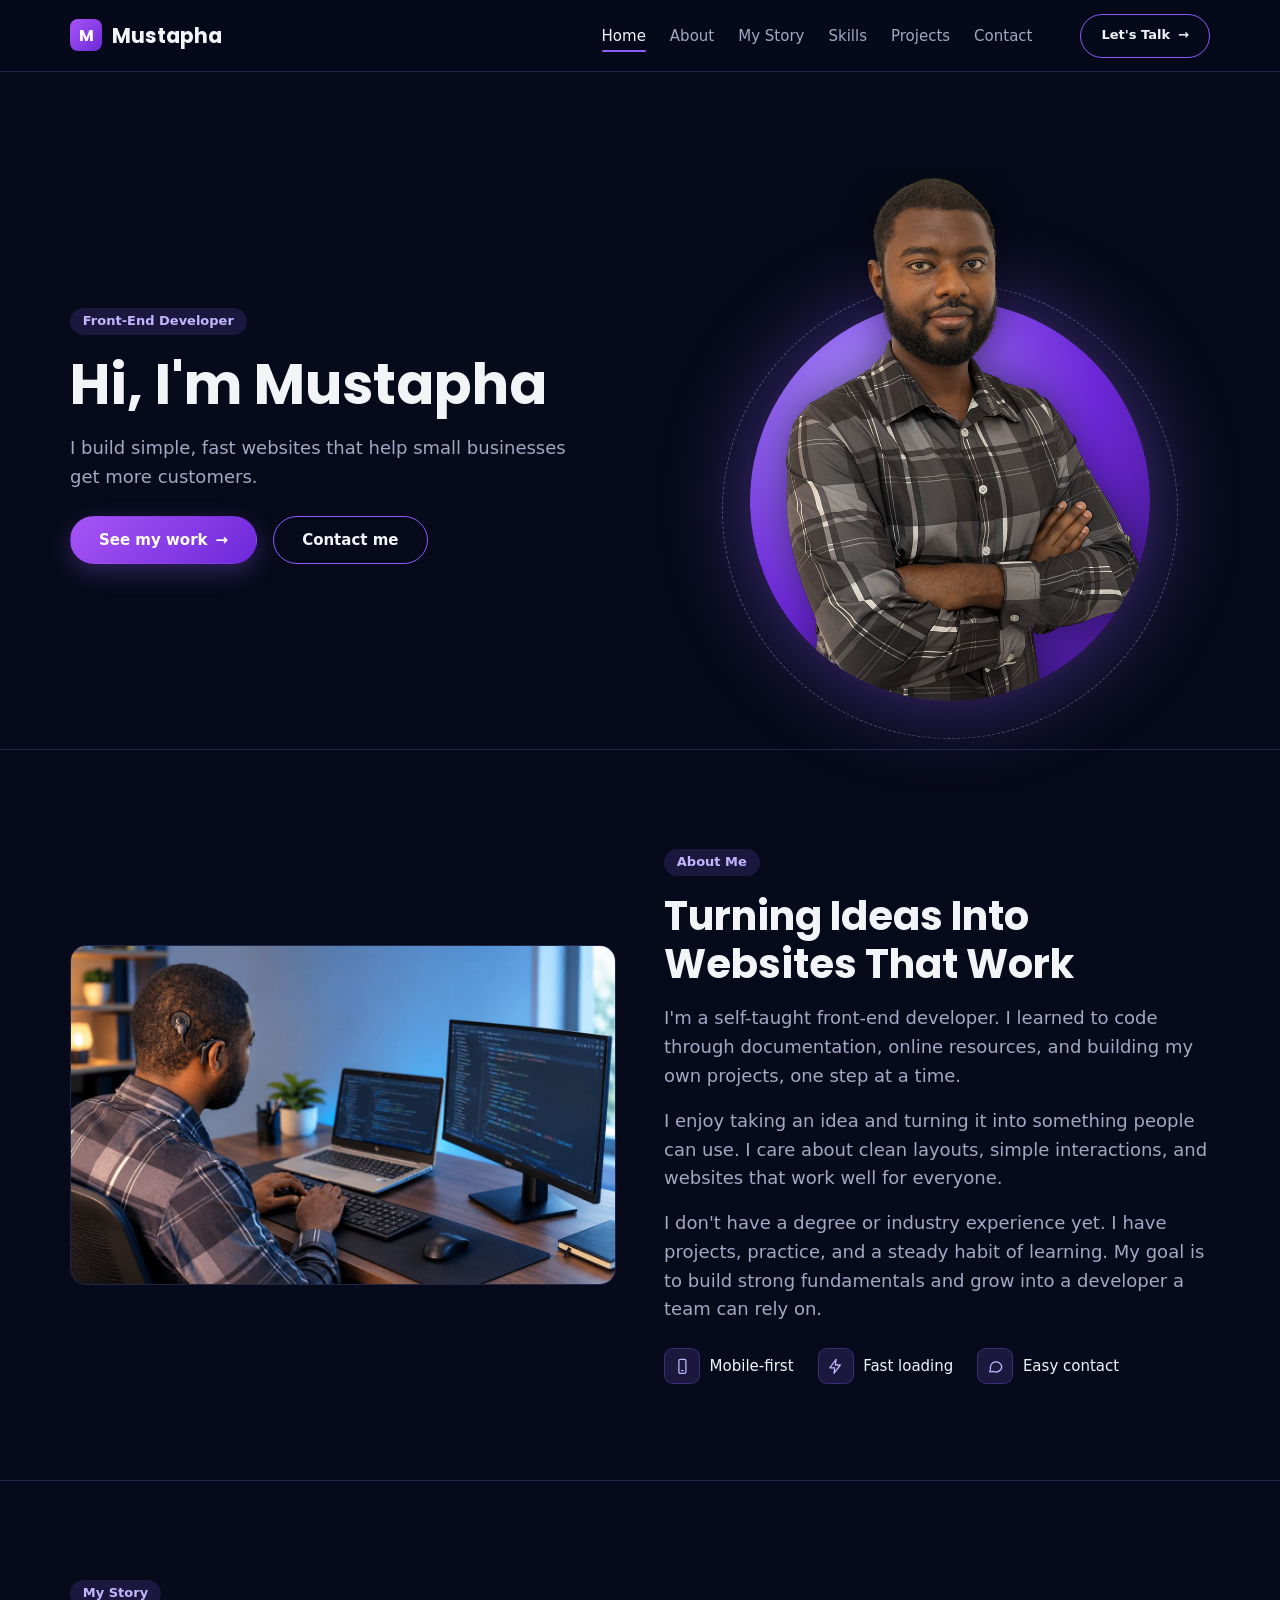
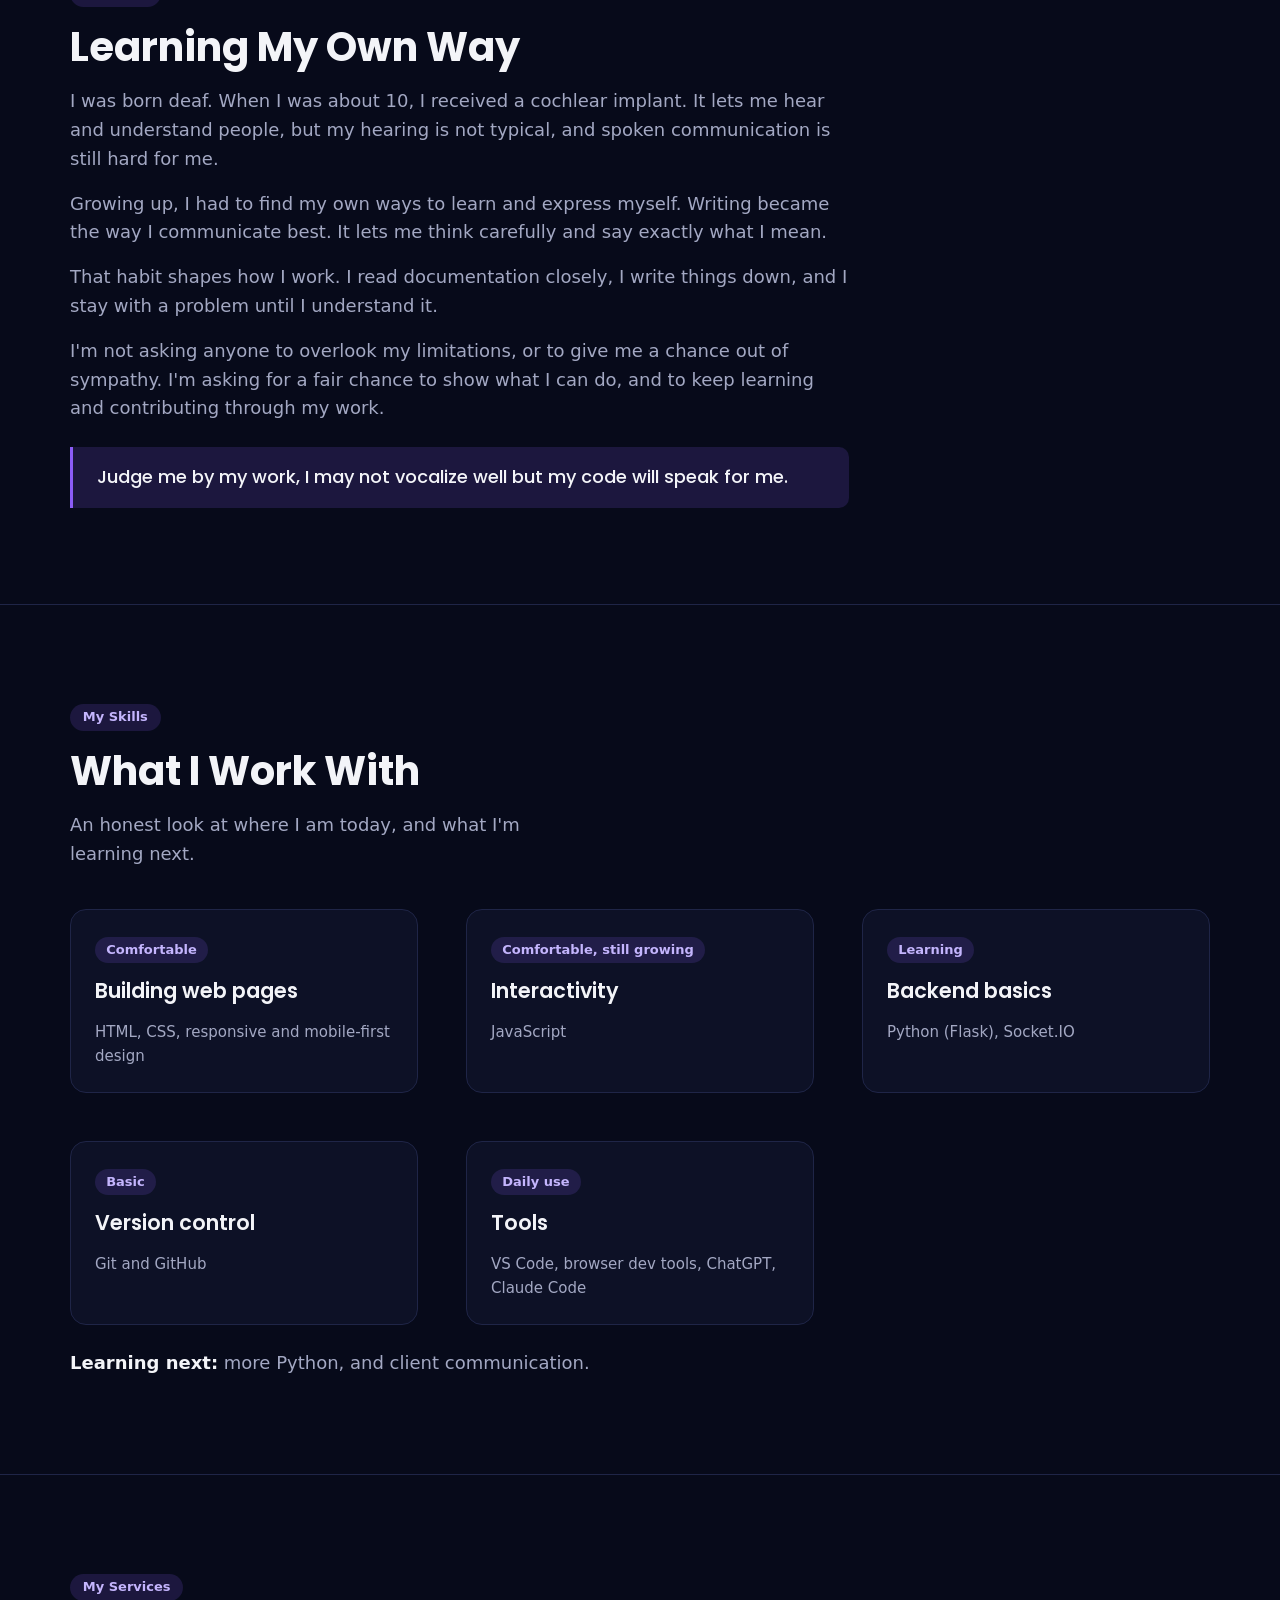
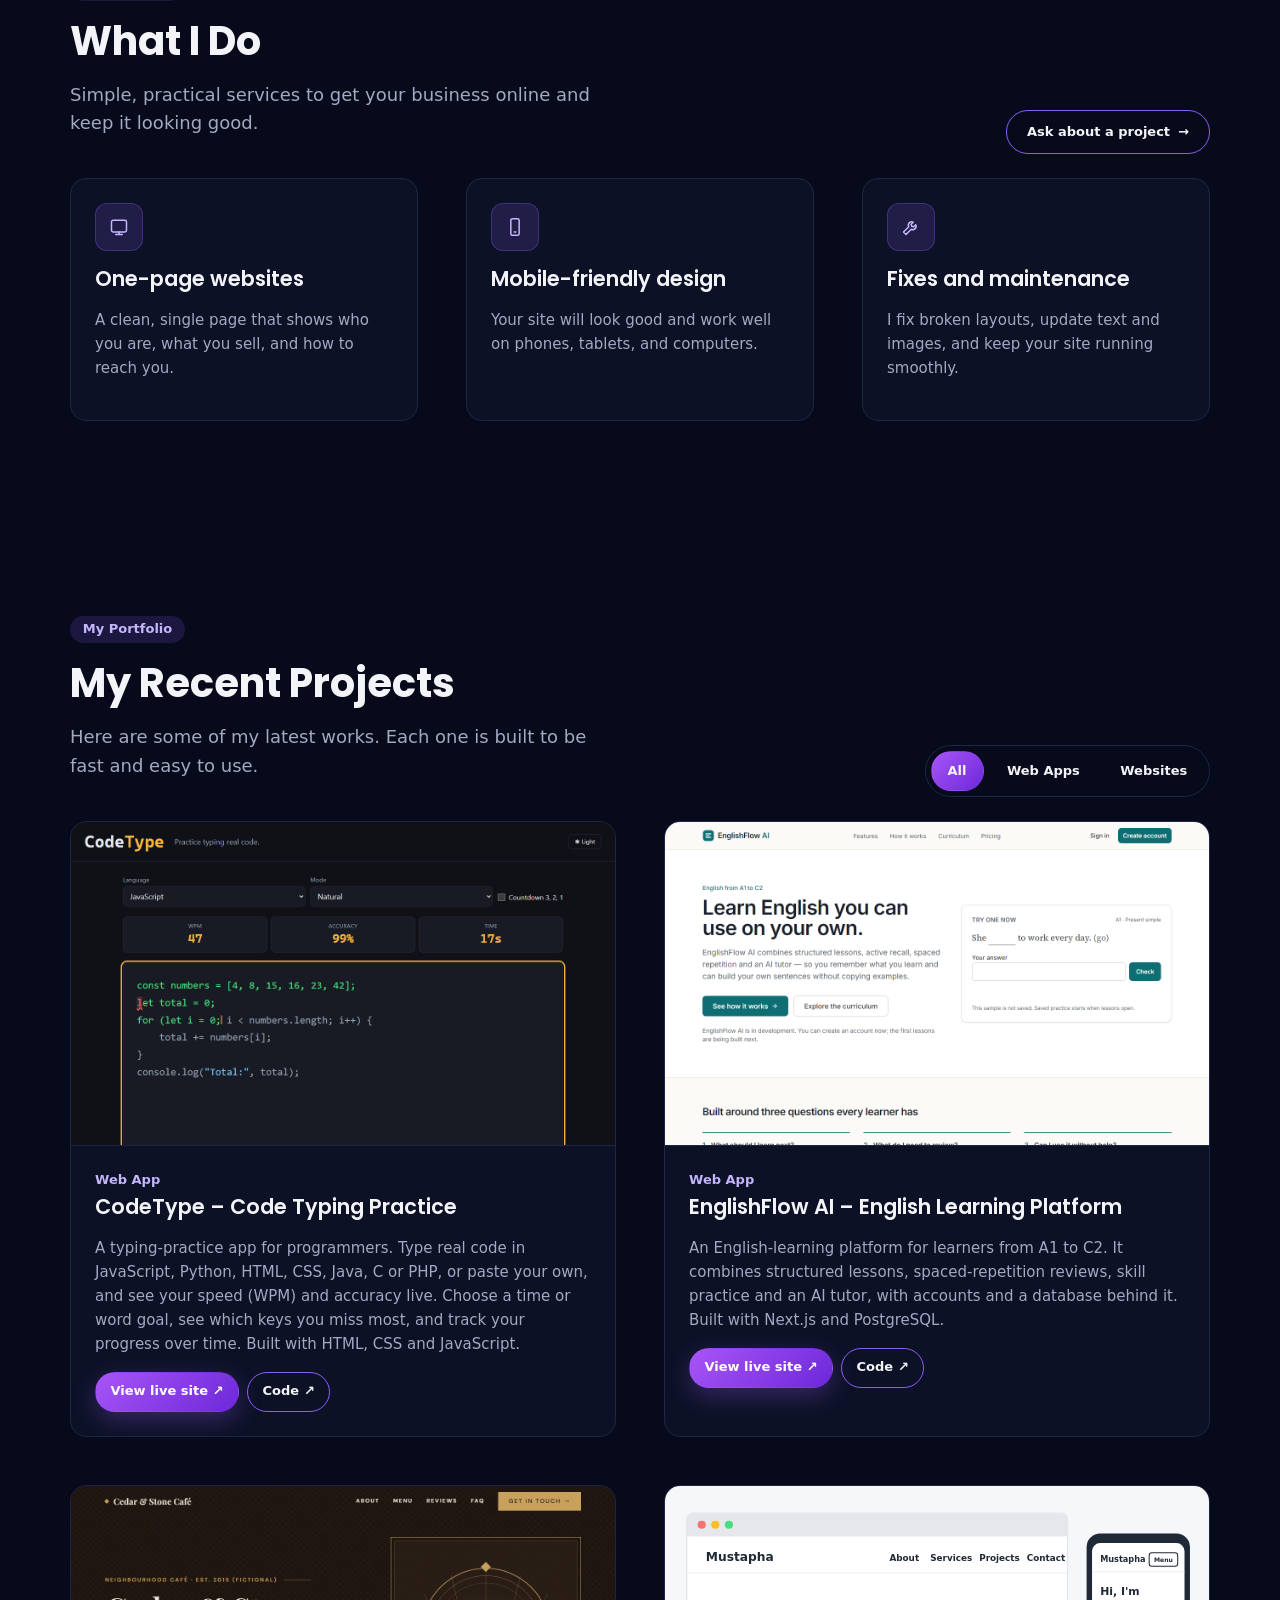
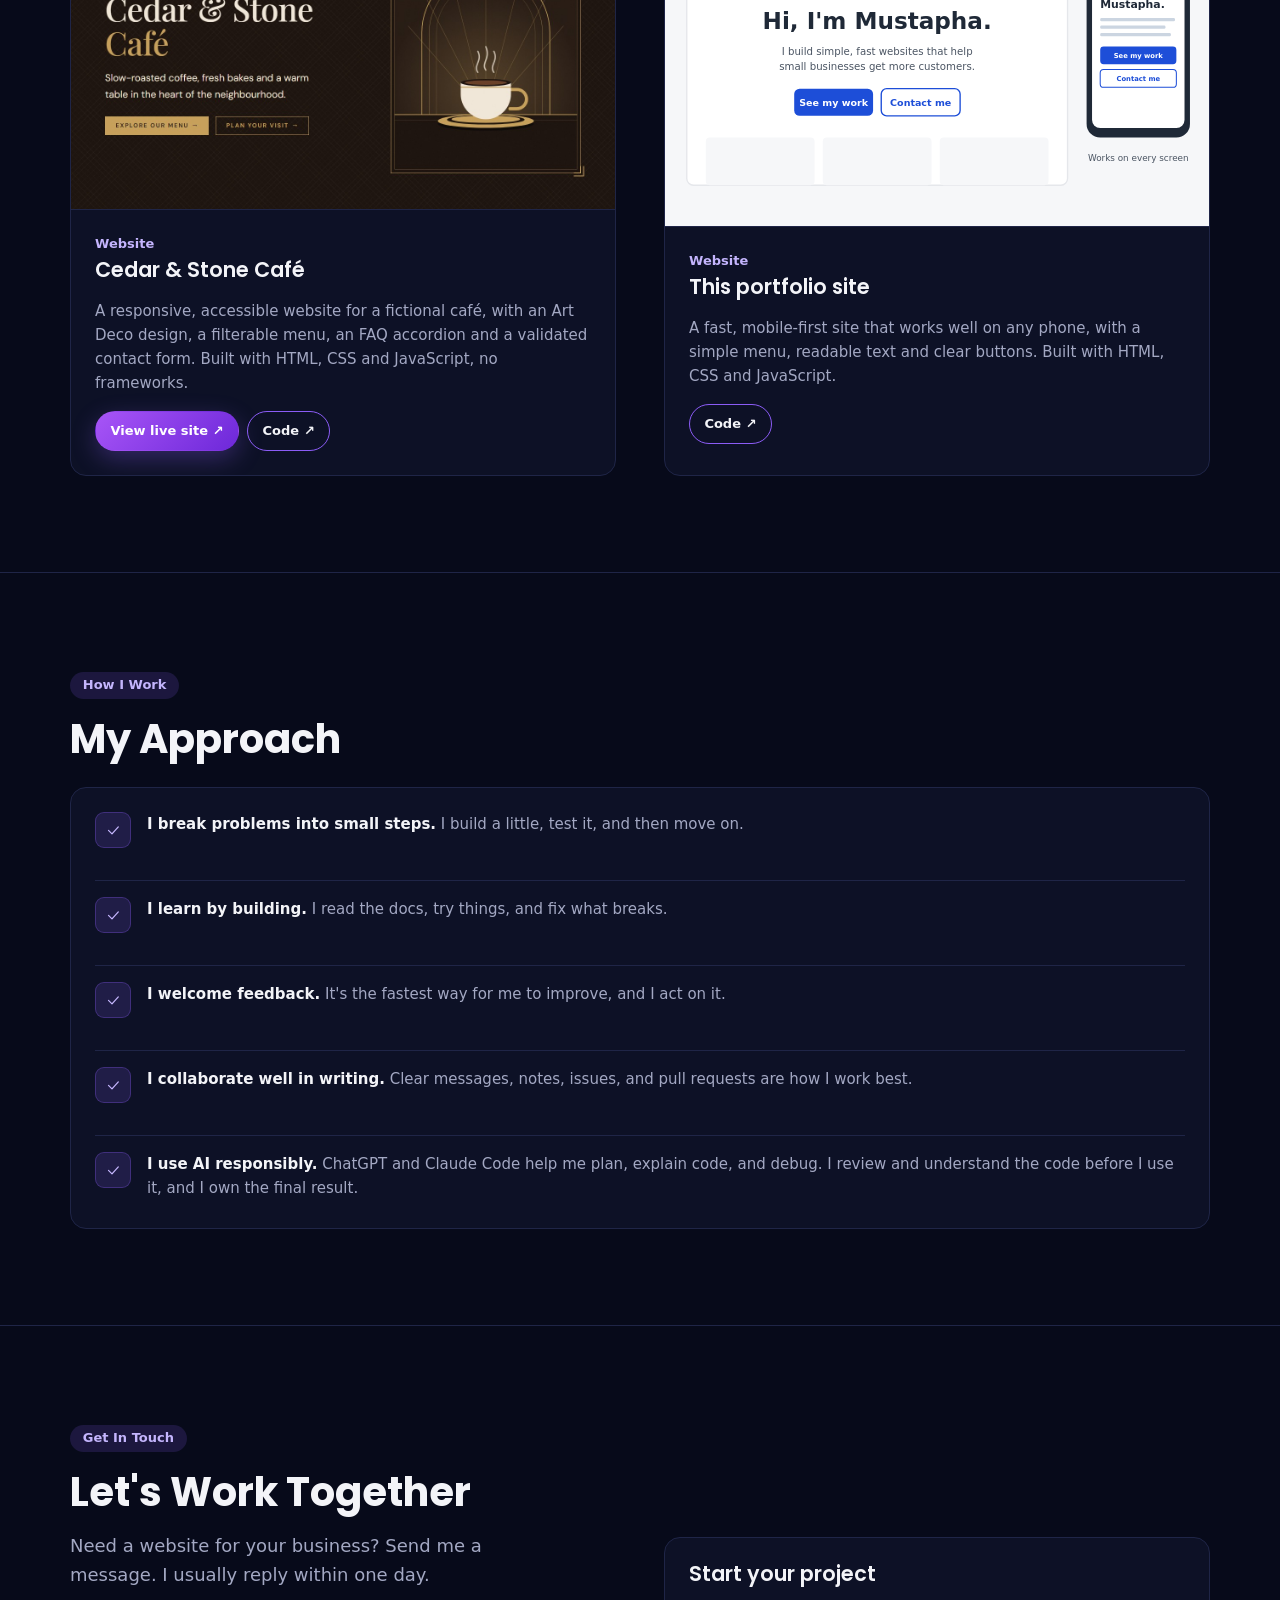
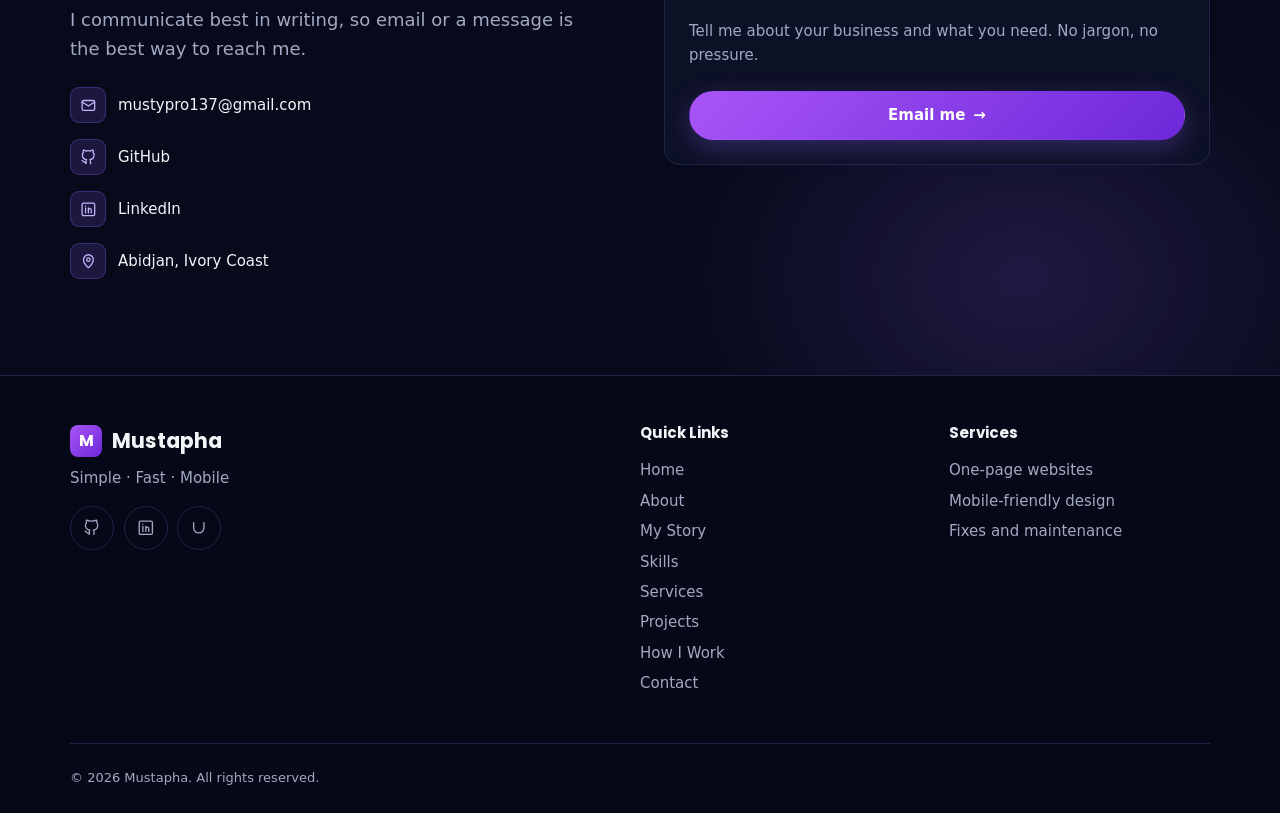
<file: index.html>
<!DOCTYPE html>
<html lang="en">
<head>
  <meta charset="UTF-8">
  <meta name="viewport" content="width=device-width, initial-scale=1.0">
  <title>Mustapha Abdullahi | Front-End Developer for Small Businesses</title>
  <meta name="description" content="Mustapha is a front-end developer who builds simple, fast, mobile-friendly websites that help small businesses get more customers.">
  <link rel="icon" href="images/favicon.svg" type="image/svg+xml">
  <link rel="preconnect" href="https://fonts.googleapis.com">
  <link rel="preconnect" href="https://fonts.gstatic.com" crossorigin>
  <link href="https://fonts.googleapis.com/css2?family=Poppins:wght@500;600;700&display=swap" rel="stylesheet">
  <link rel="stylesheet" href="css/style.css">
  <script src="js/main.js" defer></script>
</head>
<body>

  <header class="site-header">
    <a href="#hero" class="logo"><span class="logo-badge" aria-hidden="true">M</span>Mustapha</a>

    <button class="menu-toggle" type="button" aria-expanded="false" aria-controls="main-nav">
      Menu
    </button>

    <nav id="main-nav" aria-label="Main">
      <ul>
        <li><a href="#hero" class="is-active">Home</a></li>
        <li><a href="#about">About</a></li>
        <li><a href="#story">My Story</a></li>
        <li><a href="#skills">Skills</a></li>
        <li><a href="#projects">Projects</a></li>
        <li><a href="#contact">Contact</a></li>
      </ul>
      <a href="#contact" class="button button-secondary button-small header-cta">Let's Talk <span aria-hidden="true">&rarr;</span></a>
    </nav>
  </header>

  <main>

    <section id="hero">
      <div class="hero-text">
        <span class="eyebrow">Front-End Developer</span>
        <h1>Hi, I'm Mustapha</h1>
        <p>I build simple, fast websites that help small businesses get more customers.</p>
        <div class="button-row">
          <a href="#projects" class="button">See my work <span aria-hidden="true">&rarr;</span></a>
          <a href="#contact" class="button button-secondary">Contact me</a>
        </div>
      </div>

      <div class="hero-visual">
        <div class="photo-frame">
          <img src="images/me-standing.png" alt="Photo of Mustapha Abdullahi" width="768" height="1024">
        </div>
      </div>
    </section>

    <section id="about">
      <div class="about-visual">
        <img src="images/me-working-ai.jpg" alt="Mustapha typing at a desk, with a laptop and a monitor showing code" width="1200" height="800" loading="lazy">
      </div>

      <div class="about-text">
        <span class="eyebrow">About Me</span>
        <h2>Turning Ideas Into Websites That Work</h2>
        <p>I'm a self-taught front-end developer. I learned to code through documentation,
          online resources, and building my own projects, one step at a time.</p>
        <p>I enjoy taking an idea and turning it into something people can use. I care about
          clean layouts, simple interactions, and websites that work well for everyone.</p>
        <p>I don't have a degree or industry experience yet. I have projects, practice, and a
          steady habit of learning. My goal is to build strong fundamentals and grow into a
          developer a team can rely on.</p>
        <ul class="chips">
          <li><span class="icon-box icon-box-small" aria-hidden="true"><svg viewBox="0 0 24 24"><rect x="7" y="2" width="10" height="20" rx="2"/><path d="M11 18h2"/></svg></span>Mobile-first</li>
          <li><span class="icon-box icon-box-small" aria-hidden="true"><svg viewBox="0 0 24 24"><path d="M13 2 4 14h7l-1 8 9-12h-7z"/></svg></span>Fast loading</li>
          <li><span class="icon-box icon-box-small" aria-hidden="true"><svg viewBox="0 0 24 24"><path d="M21 12a8 8 0 0 1-11.6 7.1L4 20l1-4.6A8 8 0 1 1 21 12z"/></svg></span>Easy contact</li>
        </ul>
      </div>
    </section>

    <section id="story">
      <div class="story-text">
        <span class="eyebrow">My Story</span>
        <h2>Learning My Own Way</h2>
        <p>I was born deaf. When I was about 10, I received a cochlear implant. It lets me hear
          and understand people, but my hearing is not typical, and spoken communication is
          still hard for me.</p>
        <p>Growing up, I had to find my own ways to learn and express myself. Writing became the
          way I communicate best. It lets me think carefully and say exactly what I mean.</p>
        <p>That habit shapes how I work. I read documentation closely, I write things down, and
          I stay with a problem until I understand it.</p>
        <p>I'm not asking anyone to overlook my limitations, or to give me a chance out of
          sympathy. I'm asking for a fair chance to show what I can do, and to keep learning
          and contributing through my work.</p>
        <blockquote class="statement">
          <p>Judge me by my work, I may not vocalize well but my code will speak for me.</p>
        </blockquote>
      </div>
    </section>

    <section id="skills">
      <div class="section-head">
        <div>
          <span class="eyebrow">My Skills</span>
          <h2>What I Work With</h2>
          <p>An honest look at where I am today, and what I'm learning next.</p>
        </div>
      </div>

      <ul class="cards">
        <li class="card">
          <span class="skill-level">Comfortable</span>
          <h3>Building web pages</h3>
          <p>HTML, CSS, responsive and mobile-first design</p>
        </li>
        <li class="card">
          <span class="skill-level">Comfortable, still growing</span>
          <h3>Interactivity</h3>
          <p>JavaScript</p>
        </li>
        <li class="card">
          <span class="skill-level">Learning</span>
          <h3>Backend basics</h3>
          <p>Python (Flask), Socket.IO</p>
        </li>
        <li class="card">
          <span class="skill-level">Basic</span>
          <h3>Version control</h3>
          <p>Git and GitHub</p>
        </li>
        <li class="card">
          <span class="skill-level">Daily use</span>
          <h3>Tools</h3>
          <p>VS Code, browser dev tools, ChatGPT, Claude Code</p>
        </li>
      </ul>

      <p class="learning-next"><strong>Learning next:</strong> more Python, and client communication.</p>
    </section>

    <section id="services">
      <div class="section-head">
        <div>
          <span class="eyebrow">My Services</span>
          <h2>What I Do</h2>
          <p>Simple, practical services to get your business online and keep it looking good.</p>
        </div>
        <a href="#contact" class="button button-secondary button-small">Ask about a project <span aria-hidden="true">&rarr;</span></a>
      </div>

      <ul class="cards">
        <li class="card">
          <span class="icon-box" aria-hidden="true"><svg viewBox="0 0 24 24"><rect x="3" y="4" width="18" height="14" rx="2"/><path d="M8 21h8M12 18v3"/></svg></span>
          <h3>One-page websites</h3>
          <p>A clean, single page that shows who you are, what you sell, and how to reach you.</p>
        </li>
        <li class="card">
          <span class="icon-box" aria-hidden="true"><svg viewBox="0 0 24 24"><rect x="7" y="2" width="10" height="20" rx="2"/><path d="M11 18h2"/></svg></span>
          <h3>Mobile-friendly design</h3>
          <p>Your site will look good and work well on phones, tablets, and computers.</p>
        </li>
        <li class="card">
          <span class="icon-box" aria-hidden="true"><svg viewBox="0 0 24 24"><path d="M14.7 6.3a4 4 0 0 0-5.4 5.4L3 18l3 3 6.3-6.3a4 4 0 0 0 5.4-5.4l-2.5 2.5-2.4-.6-.6-2.4z"/></svg></span>
          <h3>Fixes and maintenance</h3>
          <p>I fix broken layouts, update text and images, and keep your site running smoothly.</p>
        </li>
      </ul>
    </section>

    <section id="projects">
      <div class="section-head">
        <div>
          <span class="eyebrow">My Portfolio</span>
          <h2>My Recent Projects</h2>
          <p>Here are some of my latest works. Each one is built to be fast and easy to use.</p>
        </div>
        <div class="filters" role="group" aria-label="Filter projects">
          <button type="button" class="filter" data-filter="all" aria-pressed="true">All</button>
          <button type="button" class="filter" data-filter="web-app" aria-pressed="false">Web Apps</button>
          <button type="button" class="filter" data-filter="website" aria-pressed="false">Websites</button>
        </div>
      </div>

      <!-- TODO: optionally replace the illustrated portfolio preview with a real screenshot -->
      <div class="cards">
        <article class="card project" data-category="web-app">
          <img src="images/project-1.png" alt="Screenshot of CodeType: a JavaScript snippet being typed, with live WPM, accuracy and time above it" width="1280" height="760">
          <div class="project-body">
            <span class="project-tag">Web App</span>
            <h3>CodeType – Code Typing Practice</h3>
            <p>A typing-practice app for programmers. Type real code in JavaScript, Python, HTML, CSS, Java, C or PHP, or paste your own, and see your speed (WPM) and accuracy live. Choose a time or word goal, see which keys you miss most, and track your progress over time. Built with HTML, CSS and JavaScript.</p>
            <div class="project-links"><a href="https://mustypro137.github.io/codetype/" class="button button-small" target="_blank" rel="noopener">View live site <span class="button-arrow" aria-hidden="true">&nearr;</span></a><a href="https://github.com/Mustypro137/codetype" class="button button-secondary button-small" target="_blank" rel="noopener">Code <span class="button-arrow" aria-hidden="true">&nearr;</span></a></div>
          </div>
        </article>
        <article class="card project" data-category="web-app">
          <img src="images/project-4.png" alt="Screenshot of EnglishFlow AI: the home page headline 'Learn English you can use on your own' beside a sample fill-in-the-blank exercise" width="1280" height="760">
          <div class="project-body">
            <span class="project-tag">Web App</span>
            <h3>EnglishFlow AI – English Learning Platform</h3>
            <p>An English-learning platform for learners from A1 to C2. It combines structured lessons, spaced-repetition reviews, skill practice and an AI tutor, with accounts and a database behind it. Built with Next.js and PostgreSQL.</p>
            <div class="project-links"><a href="https://englishflow-ai.vercel.app" class="button button-small" target="_blank" rel="noopener">View live site <span class="button-arrow" aria-hidden="true">&nearr;</span></a><a href="https://github.com/Mustypro137/englishflow-ai" class="button button-secondary button-small" target="_blank" rel="noopener">Code <span class="button-arrow" aria-hidden="true">&nearr;</span></a></div>
          </div>
        </article>
        <article class="card project" data-category="website">
          <img src="images/project-3.jpg" alt="Screenshot of the Cedar &amp; Stone Café website: an Art Deco hero in black and gold with a coffee cup illustration" width="1280" height="760">
          <div class="project-body">
            <span class="project-tag">Website</span>
            <h3>Cedar &amp; Stone Café</h3>
            <p>A responsive, accessible website for a fictional café, with an Art Deco design, a filterable menu, an FAQ accordion and a validated contact form. Built with HTML, CSS and JavaScript, no frameworks.</p>
            <div class="project-links"><a href="https://mustypro137.github.io/cedar-and-stone-cafe/" class="button button-small" target="_blank" rel="noopener">View live site <span class="button-arrow" aria-hidden="true">&nearr;</span></a><a href="https://github.com/Mustypro137/cedar-and-stone-cafe" class="button button-secondary button-small" target="_blank" rel="noopener">Code <span class="button-arrow" aria-hidden="true">&nearr;</span></a></div>
          </div>
        </article>
        <article class="card project" data-category="website">
          <img src="images/project-2.svg" alt="Preview of this portfolio site on a desktop browser and a phone" width="800" height="500">
          <div class="project-body">
            <span class="project-tag">Website</span>
            <h3>This portfolio site</h3>
            <p>A fast, mobile-first site that works well on any phone, with a simple menu, readable text and clear buttons. Built with HTML, CSS and JavaScript.</p>
            <div class="project-links"><a href="https://github.com/Mustypro137/mustapha-portfolio" class="button button-secondary button-small" target="_blank" rel="noopener">Code <span class="button-arrow" aria-hidden="true">&nearr;</span></a></div>
          </div>
        </article>
      </div>
    </section>

    <section id="how-i-work">
      <span class="eyebrow">How I Work</span>
      <h2>My Approach</h2>

      <ul class="card work-list">
        <li><span class="icon-box icon-box-small" aria-hidden="true"><svg viewBox="0 0 24 24"><path d="m5 12 5 5 9-10"/></svg></span><p><strong>I break problems into small steps.</strong> I build a little, test it, and then move on.</p></li>
        <li><span class="icon-box icon-box-small" aria-hidden="true"><svg viewBox="0 0 24 24"><path d="m5 12 5 5 9-10"/></svg></span><p><strong>I learn by building.</strong> I read the docs, try things, and fix what breaks.</p></li>
        <li><span class="icon-box icon-box-small" aria-hidden="true"><svg viewBox="0 0 24 24"><path d="m5 12 5 5 9-10"/></svg></span><p><strong>I welcome feedback.</strong> It's the fastest way for me to improve, and I act on it.</p></li>
        <li><span class="icon-box icon-box-small" aria-hidden="true"><svg viewBox="0 0 24 24"><path d="m5 12 5 5 9-10"/></svg></span><p><strong>I collaborate well in writing.</strong> Clear messages, notes, issues, and pull requests are how I work best.</p></li>
        <li><span class="icon-box icon-box-small" aria-hidden="true"><svg viewBox="0 0 24 24"><path d="m5 12 5 5 9-10"/></svg></span><p><strong>I use AI responsibly.</strong> ChatGPT and Claude Code help me plan, explain code, and debug. I review and understand the code before I use it, and I own the final result.</p></li>
      </ul>
    </section>

    <section id="contact">
      <div class="contact-text">
        <span class="eyebrow">Get In Touch</span>
        <h2>Let's Work Together</h2>
        <p>Need a website for your business? Send me a message. I usually reply within one day.</p>
        <p>I communicate best in writing, so email or a message is the best way to reach me.</p>
        <ul class="contact-list">
          <li><span class="icon-box icon-box-small" aria-hidden="true"><svg viewBox="0 0 24 24"><rect x="3" y="5" width="18" height="14" rx="2"/><path d="m3 7 9 6 9-6"/></svg></span><a href="mailto:mustypro137@gmail.com">mustypro137@gmail.com</a></li>
          <li><span class="icon-box icon-box-small" aria-hidden="true"><svg viewBox="0 0 24 24"><path d="M9 19c-4 1.5-4-2-6-2.5M15 21v-3.5a3 3 0 0 0-.9-2.4c3-.3 6-1.4 6-6.6a5 5 0 0 0-1.4-3.5 4.7 4.7 0 0 0-.1-3.5s-1.1-.3-3.6 1.4a12.4 12.4 0 0 0-6.5 0C6 1.2 4.9 1.5 4.9 1.5a4.7 4.7 0 0 0-.1 3.5A5 5 0 0 0 3.4 8.5c0 5.2 3 6.3 6 6.6a3 3 0 0 0-.9 2.4V21"/></svg></span><a href="https://github.com/Mustypro137" target="_blank" rel="noopener">GitHub</a></li>
          <li><span class="icon-box icon-box-small" aria-hidden="true"><svg viewBox="0 0 24 24"><rect x="3" y="3" width="18" height="18" rx="2"/><path d="M8 10v7M8 7v.01M12 17v-4a2 2 0 0 1 4 0v4M12 10v7"/></svg></span><a href="https://www.linkedin.com/in/mustapha-abdullahi-133660230/" target="_blank" rel="noopener">LinkedIn</a></li>
          <li><span class="icon-box icon-box-small" aria-hidden="true"><svg viewBox="0 0 24 24"><path d="M12 21s-7-6.2-7-11.5a7 7 0 0 1 14 0C19 14.8 12 21 12 21z"/><circle cx="12" cy="9.5" r="2.5"/></svg></span>Abidjan, Ivory Coast</li>
        </ul>
      </div>

      <div class="card contact-card">
        <h3>Start your project</h3>
        <p>Tell me about your business and what you need. No jargon, no pressure.</p>
        <a href="mailto:mustypro137@gmail.com" class="button">Email me <span aria-hidden="true">&rarr;</span></a>
      </div>
    </section>

  </main>

  <footer class="site-footer">
    <div class="footer-grid">
      <div class="footer-brand">
        <a href="#hero" class="logo"><span class="logo-badge" aria-hidden="true">M</span>Mustapha</a>
        <p>Simple &middot; Fast &middot; Mobile</p>
        <ul class="socials">
          <li><a href="https://github.com/Mustypro137" aria-label="GitHub" target="_blank" rel="noopener"><svg viewBox="0 0 24 24"><path d="M9 19c-4 1.5-4-2-6-2.5M15 21v-3.5a3 3 0 0 0-.9-2.4c3-.3 6-1.4 6-6.6a5 5 0 0 0-1.4-3.5 4.7 4.7 0 0 0-.1-3.5s-1.1-.3-3.6 1.4a12.4 12.4 0 0 0-6.5 0C6 1.2 4.9 1.5 4.9 1.5a4.7 4.7 0 0 0-.1 3.5A5 5 0 0 0 3.4 8.5c0 5.2 3 6.3 6 6.6a3 3 0 0 0-.9 2.4V21"/></svg></a></li>
          <li><a href="https://www.linkedin.com/in/mustapha-abdullahi-133660230/" aria-label="LinkedIn" target="_blank" rel="noopener"><svg viewBox="0 0 24 24"><rect x="3" y="3" width="18" height="18" rx="2"/><path d="M8 10v7M8 7v.01M12 17v-4a2 2 0 0 1 4 0v4M12 10v7"/></svg></a></li>
          <li><a href="https://www.upwork.com/freelancers/~018889f6fe9343a8e5" aria-label="Upwork" target="_blank" rel="noopener"><svg viewBox="0 0 24 24"><path d="M5 5v7a7 7 0 0 0 14 0V5"/></svg></a></li>
        </ul>
      </div>

      <nav aria-label="Footer">
        <h4>Quick Links</h4>
        <ul>
          <li><a href="#hero">Home</a></li>
          <li><a href="#about">About</a></li>
          <li><a href="#story">My Story</a></li>
          <li><a href="#skills">Skills</a></li>
          <li><a href="#services">Services</a></li>
          <li><a href="#projects">Projects</a></li>
          <li><a href="#how-i-work">How I Work</a></li>
          <li><a href="#contact">Contact</a></li>
        </ul>
      </nav>

      <div>
        <h4>Services</h4>
        <ul>
          <li>One-page websites</li>
          <li>Mobile-friendly design</li>
          <li>Fixes and maintenance</li>
        </ul>
      </div>
    </div>

    <p class="footer-bottom">&copy; 2026 Mustapha. All rights reserved.</p>
  </footer>

</body>
</html>
</file>
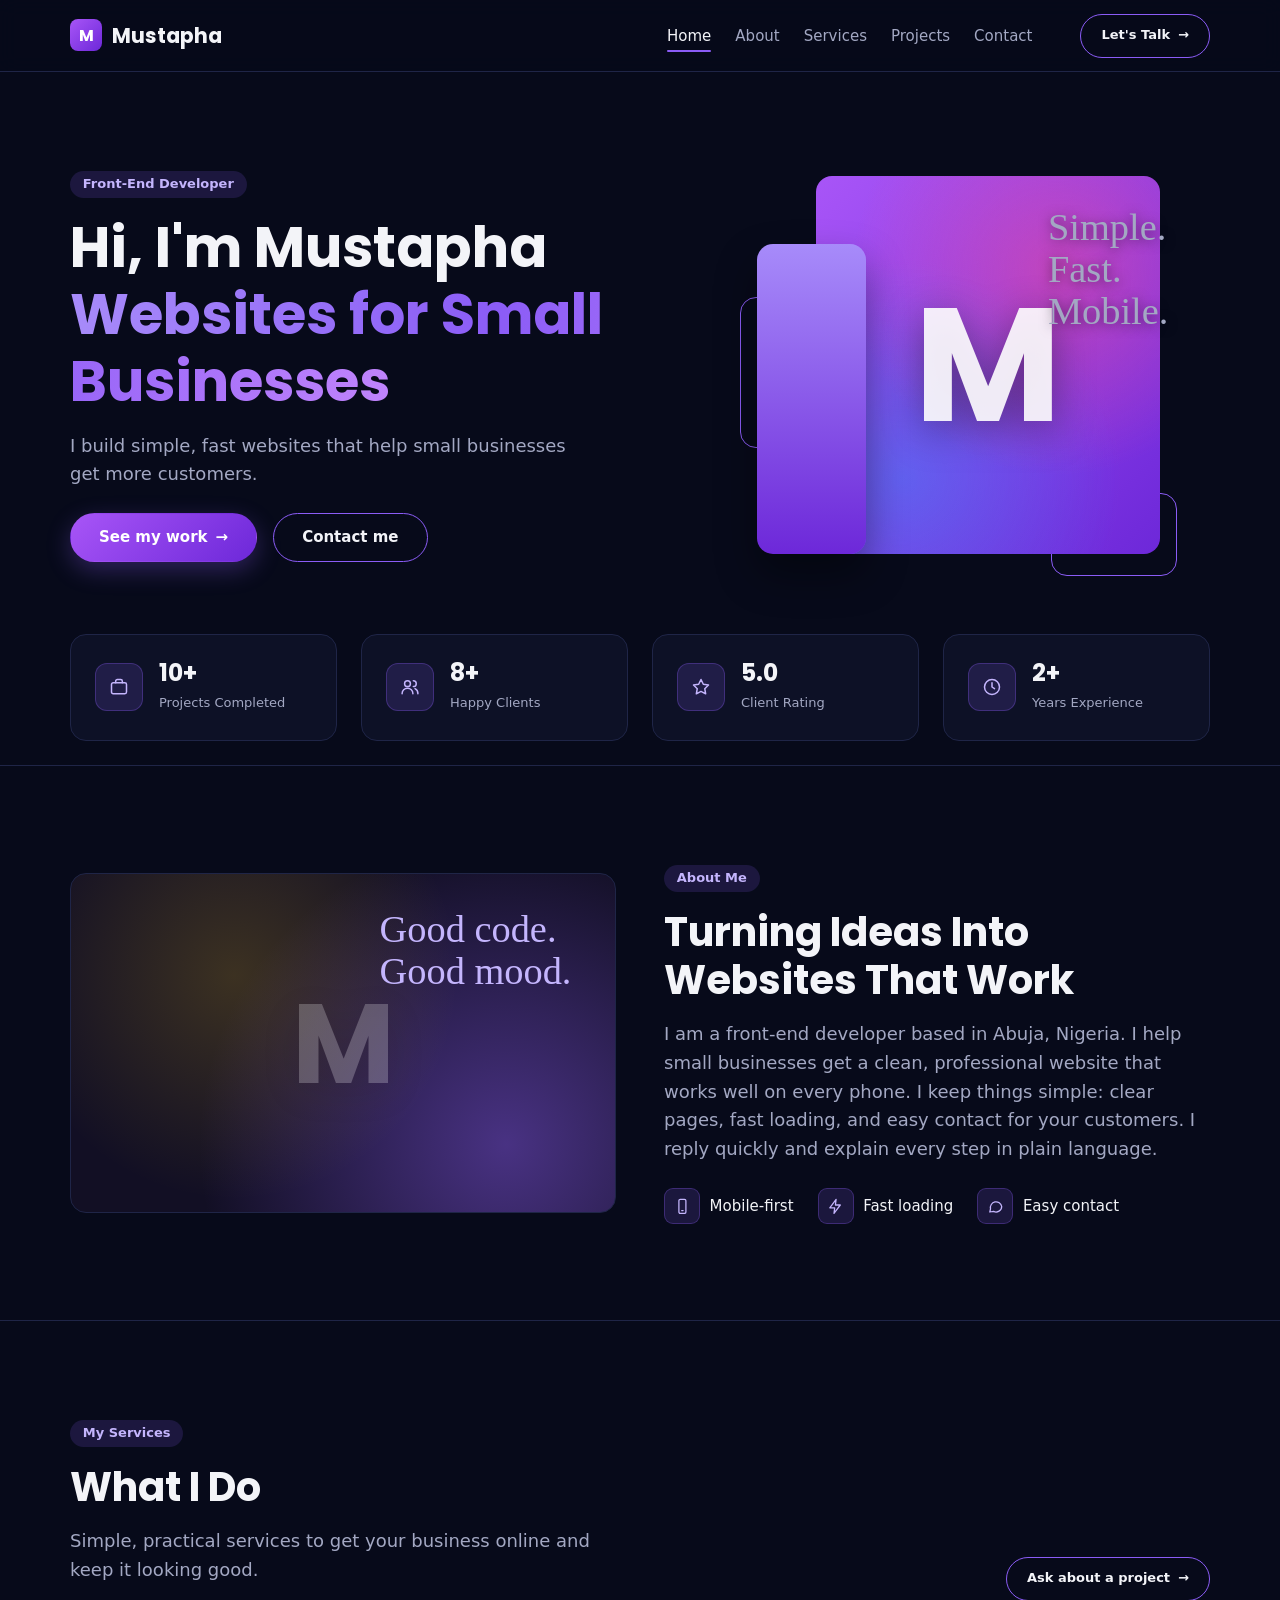
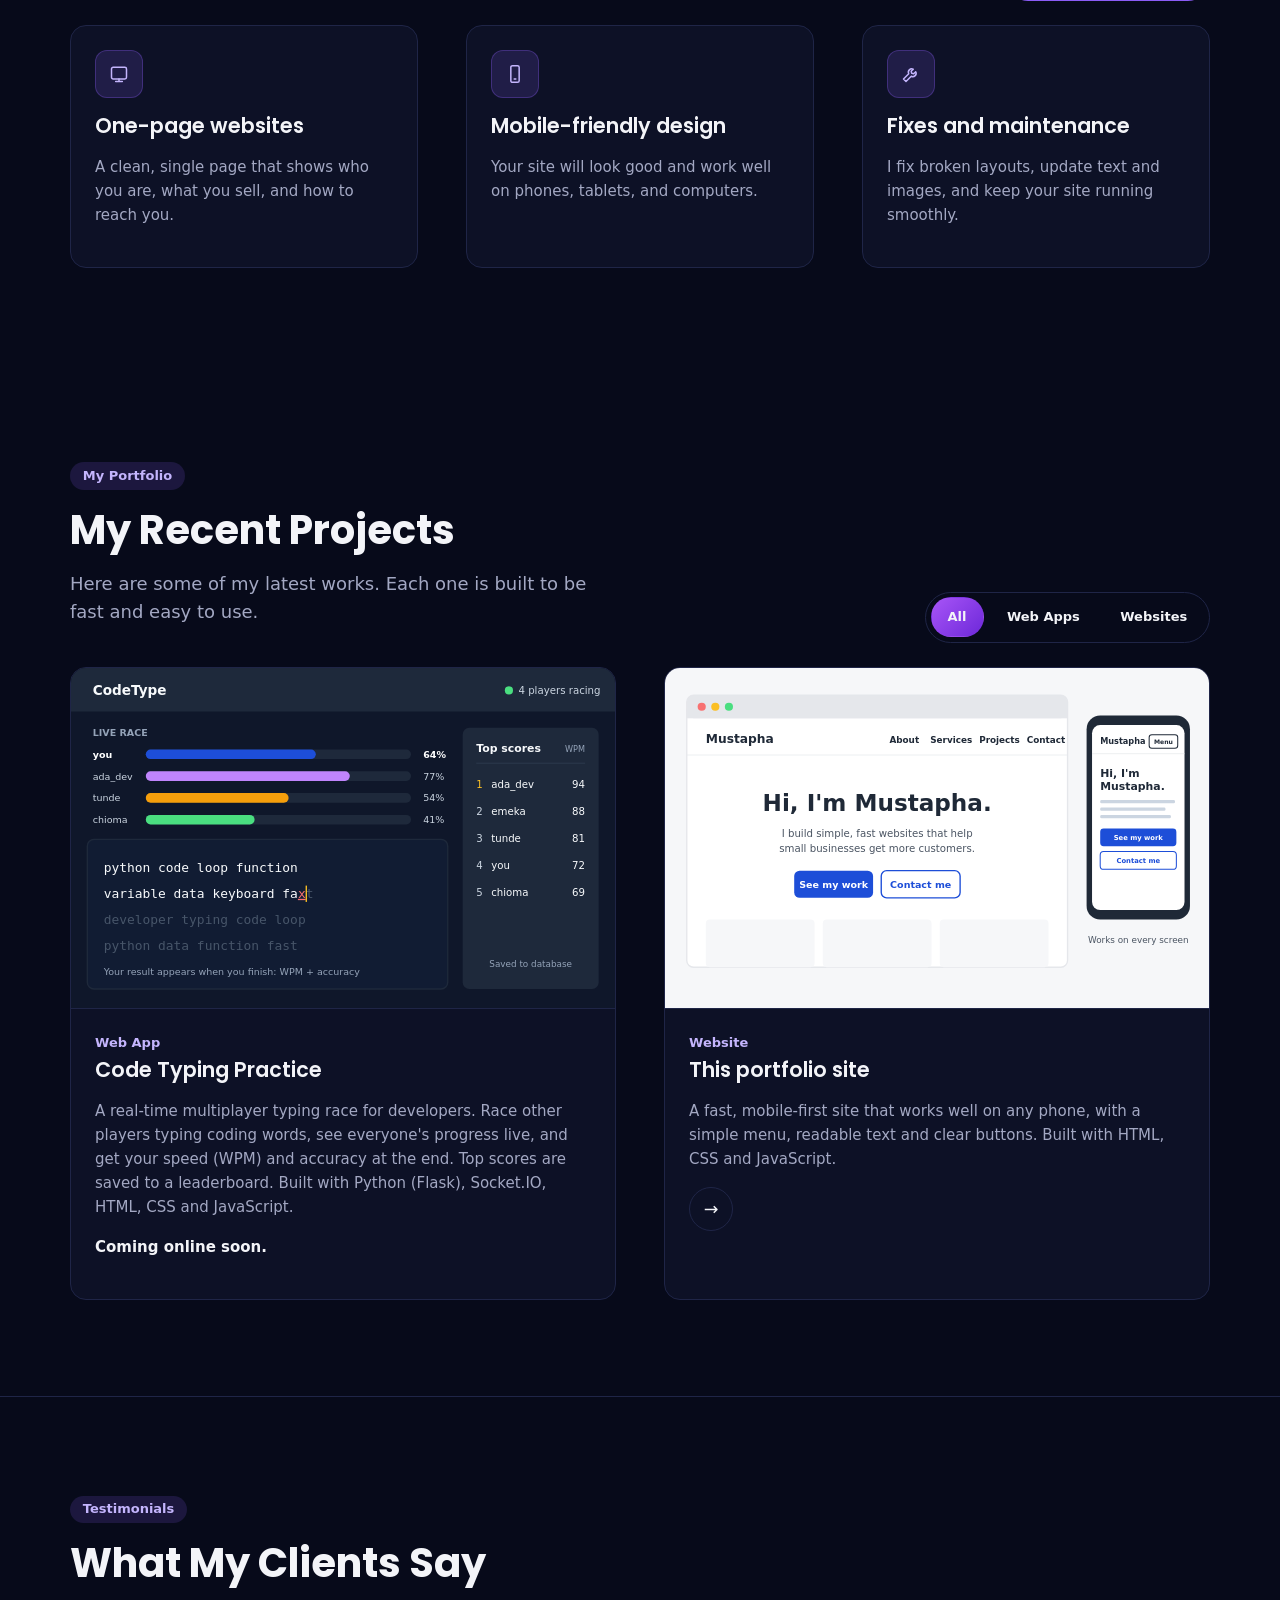
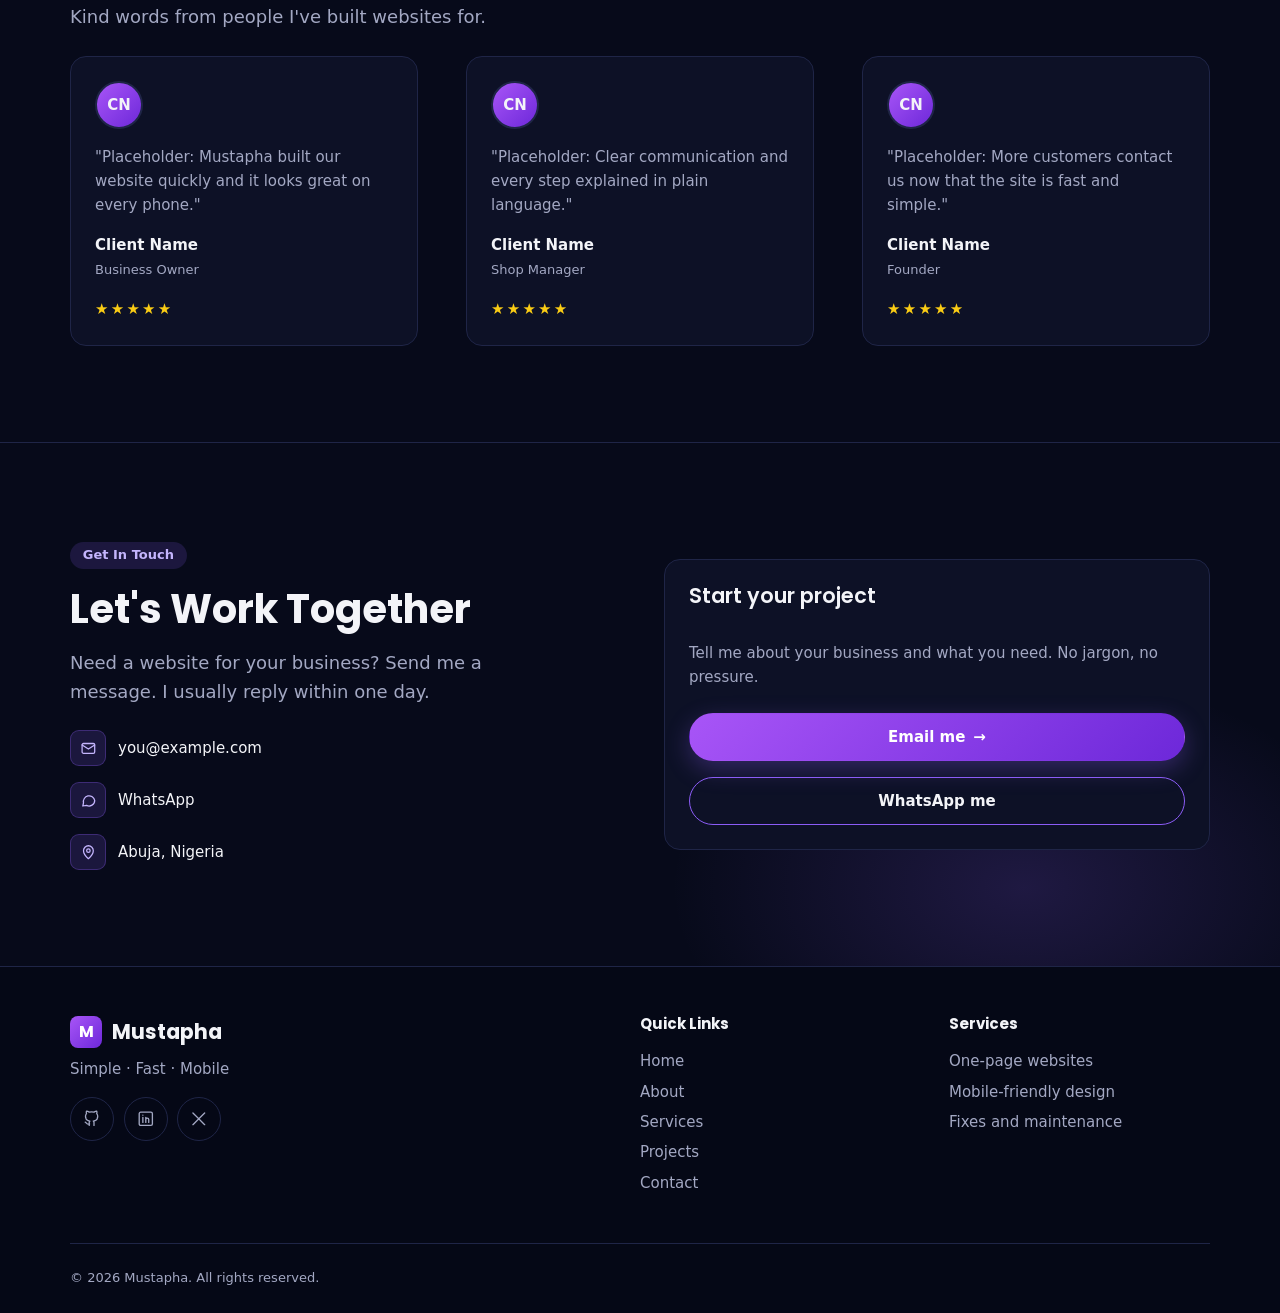
<file: mustapha-portfolio/index.html>
<!DOCTYPE html>
<html lang="en">
<head>
  <meta charset="UTF-8">
  <meta name="viewport" content="width=device-width, initial-scale=1.0">
  <title>Mustapha Abdullahi | Front-End Developer for Small Businesses</title>
  <meta name="description" content="Mustapha is a front-end developer who builds simple, fast, mobile-friendly websites that help small businesses get more customers.">
  <link rel="preconnect" href="https://fonts.googleapis.com">
  <link rel="preconnect" href="https://fonts.gstatic.com" crossorigin>
  <link href="https://fonts.googleapis.com/css2?family=Poppins:wght@500;600;700&display=swap" rel="stylesheet">
  <link rel="stylesheet" href="css/style.css">
  <script src="js/main.js" defer></script>
</head>
<body>

  <header class="site-header">
    <a href="#hero" class="logo"><span class="logo-badge" aria-hidden="true">M</span>Mustapha</a>

    <button class="menu-toggle" type="button" aria-expanded="false" aria-controls="main-nav">
      Menu
    </button>

    <nav id="main-nav" aria-label="Main">
      <ul>
        <li><a href="#hero" class="is-active">Home</a></li>
        <li><a href="#about">About</a></li>
        <li><a href="#services">Services</a></li>
        <li><a href="#projects">Projects</a></li>
        <li><a href="#contact">Contact</a></li>
      </ul>
      <a href="#contact" class="button button-secondary button-small header-cta">Let's Talk <span aria-hidden="true">&rarr;</span></a>
    </nav>
  </header>

  <main>

    <section id="hero">
      <div class="hero-text">
        <span class="eyebrow">Front-End Developer</span>
        <h1>Hi, I'm Mustapha<br><span class="gradient-text">Websites for Small Businesses</span></h1>
        <p>I build simple, fast websites that help small businesses get more customers.</p>
        <div class="button-row">
          <a href="#projects" class="button">See my work <span aria-hidden="true">&rarr;</span></a>
          <a href="#contact" class="button button-secondary">Contact me</a>
        </div>
      </div>

      <div class="hero-visual" aria-hidden="true">
        <span class="shape shape-bar"></span>
        <span class="shape shape-outline"></span>
        <!-- TODO: replace the monogram with your photo: <img src="images/me.jpg" alt="Mustapha"> -->
        <div class="photo-frame"><span class="monogram">M</span></div>
        <span class="shape shape-corner"></span>
        <p class="script-text">Simple.<br>Fast.<br>Mobile.</p>
      </div>
    </section>

    <!-- TODO: replace these numbers with your real ones -->
    <section id="stats" aria-label="Quick facts">
      <ul class="stats">
        <li class="card stat">
          <span class="icon-box" aria-hidden="true">
            <svg viewBox="0 0 24 24"><rect x="3" y="7" width="18" height="13" rx="2"/><path d="M8 7V5a2 2 0 0 1 2-2h4a2 2 0 0 1 2 2v2"/></svg>
          </span>
          <div><strong>10+</strong><span>Projects Completed</span></div>
        </li>
        <li class="card stat">
          <span class="icon-box" aria-hidden="true">
            <svg viewBox="0 0 24 24"><circle cx="9" cy="8" r="3.5"/><path d="M2.5 20a6.5 6.5 0 0 1 13 0"/><path d="M16 4.5a3.5 3.5 0 0 1 0 7M18 14a6.5 6.5 0 0 1 3.5 6"/></svg>
          </span>
          <div><strong>8+</strong><span>Happy Clients</span></div>
        </li>
        <li class="card stat">
          <span class="icon-box" aria-hidden="true">
            <svg viewBox="0 0 24 24"><path d="m12 3 2.8 5.7 6.2.9-4.5 4.4 1.1 6.2L12 17.3l-5.6 2.9 1.1-6.2L3 9.6l6.2-.9z"/></svg>
          </span>
          <div><strong>5.0</strong><span>Client Rating</span></div>
        </li>
        <li class="card stat">
          <span class="icon-box" aria-hidden="true">
            <svg viewBox="0 0 24 24"><circle cx="12" cy="12" r="9"/><path d="M12 7v5l3 2"/></svg>
          </span>
          <div><strong>2+</strong><span>Years Experience</span></div>
        </li>
      </ul>
    </section>

    <section id="about">
      <!-- TODO: replace with a photo of your workspace: <img src="images/workspace.jpg" alt="..."> -->
      <div class="about-visual" aria-hidden="true">
        <span class="monogram">M</span>
        <p class="script-text">Good code.<br>Good mood.</p>
      </div>

      <div class="about-text">
        <span class="eyebrow">About Me</span>
        <h2>Turning Ideas Into Websites That Work</h2>
        <p>I am a front-end developer based in Abuja, Nigeria.
          I help small businesses get a clean, professional website that works well on every phone.
          I keep things simple: clear pages, fast loading, and easy contact for your customers.
          I reply quickly and explain every step in plain language.</p>
        <ul class="chips">
          <li><span class="icon-box icon-box-small" aria-hidden="true"><svg viewBox="0 0 24 24"><rect x="7" y="2" width="10" height="20" rx="2"/><path d="M11 18h2"/></svg></span>Mobile-first</li>
          <li><span class="icon-box icon-box-small" aria-hidden="true"><svg viewBox="0 0 24 24"><path d="M13 2 4 14h7l-1 8 9-12h-7z"/></svg></span>Fast loading</li>
          <li><span class="icon-box icon-box-small" aria-hidden="true"><svg viewBox="0 0 24 24"><path d="M21 12a8 8 0 0 1-11.6 7.1L4 20l1-4.6A8 8 0 1 1 21 12z"/></svg></span>Easy contact</li>
        </ul>
      </div>
    </section>

    <section id="services">
      <div class="section-head">
        <div>
          <span class="eyebrow">My Services</span>
          <h2>What I Do</h2>
          <p>Simple, practical services to get your business online and keep it looking good.</p>
        </div>
        <a href="#contact" class="button button-secondary button-small">Ask about a project <span aria-hidden="true">&rarr;</span></a>
      </div>

      <ul class="cards">
        <li class="card">
          <span class="icon-box" aria-hidden="true"><svg viewBox="0 0 24 24"><rect x="3" y="4" width="18" height="14" rx="2"/><path d="M8 21h8M12 18v3"/></svg></span>
          <h3>One-page websites</h3>
          <p>A clean, single page that shows who you are, what you sell, and how to reach you.</p>
        </li>
        <li class="card">
          <span class="icon-box" aria-hidden="true"><svg viewBox="0 0 24 24"><rect x="7" y="2" width="10" height="20" rx="2"/><path d="M11 18h2"/></svg></span>
          <h3>Mobile-friendly design</h3>
          <p>Your site will look good and work well on phones, tablets, and computers.</p>
        </li>
        <li class="card">
          <span class="icon-box" aria-hidden="true"><svg viewBox="0 0 24 24"><path d="M14.7 6.3a4 4 0 0 0-5.4 5.4L3 18l3 3 6.3-6.3a4 4 0 0 0 5.4-5.4l-2.5 2.5-2.4-.6-.6-2.4z"/></svg></span>
          <h3>Fixes and maintenance</h3>
          <p>I fix broken layouts, update text and images, and keep your site running smoothly.</p>
        </li>
      </ul>
    </section>

    <section id="projects">
      <div class="section-head">
        <div>
          <span class="eyebrow">My Portfolio</span>
          <h2>My Recent Projects</h2>
          <p>Here are some of my latest works. Each one is built to be fast and easy to use.</p>
        </div>
        <div class="filters" role="group" aria-label="Filter projects">
          <button type="button" class="filter" data-filter="all" aria-pressed="true">All</button>
          <button type="button" class="filter" data-filter="web-app" aria-pressed="false">Web Apps</button>
          <button type="button" class="filter" data-filter="website" aria-pressed="false">Websites</button>
        </div>
      </div>

      <!-- TODO: optionally replace the illustrated previews with real screenshots (800x500) -->
      <div class="cards">
        <article class="card project" data-category="web-app">
          <img src="images/project-1.svg" alt="Preview of the Code Typing Practice app: a live multiplayer race with progress bars, WPM, accuracy and a leaderboard" width="800" height="500">
          <div class="project-body">
            <span class="project-tag">Web App</span>
            <h3>Code Typing Practice</h3>
            <p>A real-time multiplayer typing race for developers. Race other players typing coding words, see everyone's progress live, and get your speed (WPM) and accuracy at the end. Top scores are saved to a leaderboard. Built with Python (Flask), Socket.IO, HTML, CSS and JavaScript.</p>
            <!-- TODO: when the app is online, add: <a href="YOUR-URL" class="arrow-link" target="_blank" rel="noopener" aria-label="View live site">&rarr;</a> -->
            <p class="project-status">Coming online soon.</p>
          </div>
        </article>
        <article class="card project" data-category="website">
          <img src="images/project-2.svg" alt="Preview of this portfolio site on a desktop browser and a phone" width="800" height="500">
          <div class="project-body">
            <span class="project-tag">Website</span>
            <h3>This portfolio site</h3>
            <p>A fast, mobile-first site that works well on any phone, with a simple menu, readable text and clear buttons. Built with HTML, CSS and JavaScript.</p>
            <a href="#hero" class="arrow-link" aria-label="You're looking at it: back to top">&rarr;</a>
          </div>
        </article>
      </div>
    </section>

    <section id="testimonials">
      <span class="eyebrow">Testimonials</span>
      <h2>What My Clients Say</h2>
      <p class="section-intro">Kind words from people I've built websites for.</p>

      <!-- TODO: replace these placeholders with real client feedback (name, role, quote) -->
      <ul class="cards">
        <li class="card testimonial">
          <span class="avatar" aria-hidden="true">CN</span>
          <blockquote>"Placeholder: Mustapha built our website quickly and it looks great on every phone."</blockquote>
          <p class="person"><strong>Client Name</strong><span>Business Owner</span></p>
          <p class="stars" aria-label="5 out of 5 stars">&#9733;&#9733;&#9733;&#9733;&#9733;</p>
        </li>
        <li class="card testimonial">
          <span class="avatar" aria-hidden="true">CN</span>
          <blockquote>"Placeholder: Clear communication and every step explained in plain language."</blockquote>
          <p class="person"><strong>Client Name</strong><span>Shop Manager</span></p>
          <p class="stars" aria-label="5 out of 5 stars">&#9733;&#9733;&#9733;&#9733;&#9733;</p>
        </li>
        <li class="card testimonial">
          <span class="avatar" aria-hidden="true">CN</span>
          <blockquote>"Placeholder: More customers contact us now that the site is fast and simple."</blockquote>
          <p class="person"><strong>Client Name</strong><span>Founder</span></p>
          <p class="stars" aria-label="5 out of 5 stars">&#9733;&#9733;&#9733;&#9733;&#9733;</p>
        </li>
      </ul>
    </section>

    <section id="contact">
      <div class="contact-text">
        <span class="eyebrow">Get In Touch</span>
        <h2>Let's Work Together</h2>
        <p>Need a website for your business? Send me a message. I usually reply within one day.</p>
        <!-- TODO: replace the email and WhatsApp number (digits only, with country code, no + or spaces) -->
        <ul class="contact-list">
          <li><span class="icon-box icon-box-small" aria-hidden="true"><svg viewBox="0 0 24 24"><rect x="3" y="5" width="18" height="14" rx="2"/><path d="m3 7 9 6 9-6"/></svg></span><a href="mailto:you@example.com">you@example.com</a></li>
          <li><span class="icon-box icon-box-small" aria-hidden="true"><svg viewBox="0 0 24 24"><path d="M21 12a8 8 0 0 1-11.6 7.1L4 20l1-4.6A8 8 0 1 1 21 12z"/></svg></span><a href="https://wa.me/0000000000" target="_blank" rel="noopener">WhatsApp</a></li>
          <li><span class="icon-box icon-box-small" aria-hidden="true"><svg viewBox="0 0 24 24"><path d="M12 21s-7-6.2-7-11.5a7 7 0 0 1 14 0C19 14.8 12 21 12 21z"/><circle cx="12" cy="9.5" r="2.5"/></svg></span>Abuja, Nigeria</li>
        </ul>
      </div>

      <div class="card contact-card">
        <h3>Start your project</h3>
        <p>Tell me about your business and what you need. No jargon, no pressure.</p>
        <a href="mailto:you@example.com" class="button">Email me <span aria-hidden="true">&rarr;</span></a>
        <a href="https://wa.me/0000000000" class="button button-secondary" target="_blank" rel="noopener">WhatsApp me</a>
      </div>
    </section>

  </main>

  <footer class="site-footer">
    <div class="footer-grid">
      <div class="footer-brand">
        <a href="#hero" class="logo"><span class="logo-badge" aria-hidden="true">M</span>Mustapha</a>
        <p>Simple &middot; Fast &middot; Mobile</p>
        <!-- TODO: replace # with your real profile links -->
        <ul class="socials">
          <li><a href="#" aria-label="GitHub"><svg viewBox="0 0 24 24"><path d="M9 19c-4 1.5-4-2-6-2.5M15 21v-3.5a3 3 0 0 0-.9-2.4c3-.3 6-1.4 6-6.6a5 5 0 0 0-1.4-3.5 4.7 4.7 0 0 0-.1-3.5s-1.1-.3-3.6 1.4a12.4 12.4 0 0 0-6.5 0C6 1.2 4.9 1.5 4.9 1.5a4.7 4.7 0 0 0-.1 3.5A5 5 0 0 0 3.4 8.5c0 5.2 3 6.3 6 6.6a3 3 0 0 0-.9 2.4V21"/></svg></a></li>
          <li><a href="#" aria-label="LinkedIn"><svg viewBox="0 0 24 24"><rect x="3" y="3" width="18" height="18" rx="2"/><path d="M8 10v7M8 7v.01M12 17v-4a2 2 0 0 1 4 0v4M12 10v7"/></svg></a></li>
          <li><a href="#" aria-label="X (Twitter)"><svg viewBox="0 0 24 24"><path d="M4 4l16 16M20 4 4 20"/></svg></a></li>
        </ul>
      </div>

      <nav aria-label="Footer">
        <h4>Quick Links</h4>
        <ul>
          <li><a href="#hero">Home</a></li>
          <li><a href="#about">About</a></li>
          <li><a href="#services">Services</a></li>
          <li><a href="#projects">Projects</a></li>
          <li><a href="#contact">Contact</a></li>
        </ul>
      </nav>

      <div>
        <h4>Services</h4>
        <ul>
          <li>One-page websites</li>
          <li>Mobile-friendly design</li>
          <li>Fixes and maintenance</li>
        </ul>
      </div>
    </div>

    <p class="footer-bottom">&copy; 2026 Mustapha. All rights reserved.</p>
  </footer>

</body>
</html>
</file>
<file: css/style.css>
/* ==========================================================================
   Mustapha Portfolio — styles
   Dark purple theme. Mobile first: base styles are for phones (360px+).
   Larger screens are added with media queries at 768px and 1280px.
   ========================================================================== */

/* ---------- 1. Design tokens (change the look here) ---------- */
:root {
  /* Colors — dark background, one purple accent. Contrast checked against WCAG AA. */
  --color-bg: #070a1a;
  --color-bg-soft: #0d1126;        /* cards and panels */
  --color-text: #f3f4f8;           /* 17:1 on bg */
  --color-text-muted: #a3a8c3;     /* 8:1 on bg */
  --color-border: #1f2547;
  --color-accent: #8b5cf6;
  --color-accent-light: #c4b5fd;   /* accent text on dark bg */
  --color-accent-dark: #7c3aed;    /* hover state */
  --color-accent-tint: rgba(139, 92, 246, 0.16);
  --color-on-accent: #ffffff;
  --gradient-accent: linear-gradient(135deg, #a855f7, #6d28d9);

  /* Fonts */
  --font-body: system-ui, -apple-system, "Segoe UI", Roboto, Arial, sans-serif;
  --font-heading: "Poppins", var(--font-body);
  --line-height: 1.6;

  /* Font sizes (phone) — bigger values are set in the media queries */
  --text-base: 1.0625rem;  /* 17px */
  --text-small: 0.9375rem; /* 15px */
  --text-xs: 0.8125rem;    /* 13px */
  --text-h3: 1.2rem;
  --text-h2: 1.75rem;
  --text-h1: 2.25rem;

  /* Spacing */
  --space-xs: 0.5rem;
  --space-sm: 1rem;
  --space-md: 1.5rem;
  --space-lg: 3rem;
  --space-xl: 4rem;

  /* Layout */
  --max-width: 1140px;
  --gutter: 1rem;
  --radius: 10px;
  --radius-lg: 16px;
  --radius-pill: 999px;
  --header-height: 4.5rem;
}

/* ---------- 2. Base ---------- */
*,
*::before,
*::after {
  box-sizing: border-box;
}

html {
  scroll-padding-top: var(--header-height);
}

@media (prefers-reduced-motion: no-preference) {
  html {
    scroll-behavior: smooth;
  }
}

body {
  margin: 0;
  font-family: var(--font-body);
  font-size: var(--text-base);
  line-height: var(--line-height);
  color: var(--color-text);
  background: var(--color-bg);
  overflow-x: hidden;
}

img {
  display: block;
  max-width: 100%;
  height: auto;
}

h1,
h2,
h3,
h4 {
  font-family: var(--font-heading);
  font-weight: 700;
  line-height: 1.2;
  margin: 0 0 var(--space-sm);
}

h1 { font-size: var(--text-h1); }
h2 { font-size: var(--text-h2); }
h3 { font-size: var(--text-h3); font-weight: 600; }

p {
  margin: 0 0 var(--space-sm);
}

ul {
  list-style: none;
  margin: 0;
  padding: 0;
}

a {
  color: var(--color-accent-light);
  text-underline-offset: 0.2em;
}

a:hover {
  color: var(--color-on-accent);
}

svg {
  width: 1.25rem;
  height: 1.25rem;
  fill: none;
  stroke: currentColor;
  stroke-width: 1.8;
  stroke-linecap: round;
  stroke-linejoin: round;
}

/* Keyboard focus: always visible, never removed */
:focus-visible {
  outline: 3px solid var(--color-accent-light);
  outline-offset: 3px;
}

/* ---------- 3. Layout: centered content with side gutters ---------- */
.site-header,
main > section,
.site-footer {
  padding-inline: max(var(--gutter), calc((100% - var(--max-width)) / 2));
}

main > section {
  padding-block: var(--space-xl);
}

/* ---------- 4. Header and navigation ---------- */
.site-header {
  position: sticky;
  top: 0;
  z-index: 10;
  display: flex;
  flex-wrap: wrap;
  align-items: center;
  justify-content: space-between;
  min-height: var(--header-height);
  background: rgba(7, 10, 26, 0.85);
  backdrop-filter: blur(10px);
  border-bottom: 1px solid var(--color-border);
}

.logo {
  display: inline-flex;
  align-items: center;
  gap: 0.6rem;
  font-family: var(--font-heading);
  font-size: var(--text-h3);
  font-weight: 700;
  color: var(--color-text);
  text-decoration: none;
}

.logo-badge {
  display: grid;
  place-items: center;
  width: 2rem;
  height: 2rem;
  font-size: 1rem;
  color: var(--color-on-accent);
  background: var(--gradient-accent);
  border-radius: 8px;
}

.menu-toggle {
  font: inherit;
  font-size: var(--text-small);
  font-weight: 600;
  min-height: 44px;
  padding: var(--space-xs) var(--space-sm);
  color: var(--color-text);
  background: transparent;
  border: 1px solid var(--color-border);
  border-radius: var(--radius-pill);
  cursor: pointer;
}

/* Phone: nav is hidden until JavaScript adds .nav--open */
#main-nav {
  display: none;
  width: 100%;
  padding-bottom: var(--space-sm);
}

#main-nav.nav--open {
  display: block;
}

#main-nav ul a {
  display: block;
  padding: var(--space-xs) 0;
  font-size: var(--text-small);
  font-weight: 500;
  color: var(--color-text-muted);
  text-decoration: none;
}

#main-nav ul a:hover,
#main-nav ul a.is-active {
  color: var(--color-text);
}

.header-cta {
  margin-top: var(--space-xs);
}

/* ---------- 5. Buttons ---------- */
.button {
  display: flex;
  align-items: center;
  justify-content: center;
  gap: 0.5rem;
  min-height: 48px;
  padding: 0.7rem 1.75rem;
  font-size: var(--text-small);
  font-weight: 600;
  text-decoration: none;
  color: var(--color-on-accent);
  background: var(--gradient-accent);
  border: 1px solid transparent;
  border-radius: var(--radius-pill);
  box-shadow: 0 8px 24px rgba(139, 92, 246, 0.3);
  transition: transform 0.2s, box-shadow 0.2s;
}

.button:hover {
  color: var(--color-on-accent);
  box-shadow: 0 10px 30px rgba(139, 92, 246, 0.5);
}

.button-secondary {
  color: var(--color-text);
  background: transparent;
  border-color: var(--color-accent);
  box-shadow: none;
}

.button-secondary:hover {
  background: var(--color-accent-tint);
  box-shadow: none;
}

.button-small {
  min-height: 44px;
  padding: 0.5rem 1.25rem;
  font-size: var(--text-xs);
}

.button-row {
  display: grid;
  gap: var(--space-sm);
}

/* ---------- 6. Shared pieces ---------- */
.eyebrow {
  display: inline-block;
  margin-bottom: var(--space-sm);
  padding: 0.2rem 0.8rem;
  font-size: var(--text-xs);
  font-weight: 600;
  color: var(--color-accent-light);
  background: var(--color-accent-tint);
  border-radius: var(--radius-pill);
}

.gradient-text {
  background: linear-gradient(90deg, #a78bfa, #8b5cf6, #c084fc);
  -webkit-background-clip: text;
  background-clip: text;
  color: transparent;
}

.section-head {
  display: flex;
  flex-wrap: wrap;
  align-items: flex-end;
  justify-content: space-between;
  gap: var(--space-md);
}

.section-head p,
.section-intro {
  max-width: 46ch;
  color: var(--color-text-muted);
}

.icon-box {
  display: inline-grid;
  place-items: center;
  flex-shrink: 0;
  width: 3rem;
  height: 3rem;
  color: var(--color-accent-light);
  background: var(--color-accent-tint);
  border: 1px solid rgba(139, 92, 246, 0.3);
  border-radius: 12px;
}

.icon-box-small {
  width: 2.25rem;
  height: 2.25rem;
  border-radius: 9px;
}

.icon-box-small svg {
  width: 1.05rem;
  height: 1.05rem;
}

.monogram {
  font-family: var(--font-heading);
  font-weight: 700;
  color: rgba(255, 255, 255, 0.9);
  text-shadow: 0 10px 40px rgba(0, 0, 0, 0.4);
}

/* ---------- 7. Cards ---------- */
.cards {
  display: grid;
  grid-template-columns: 1fr;
  gap: var(--space-md);
  margin-top: var(--space-md);
}

.card {
  padding: var(--space-md);
  background: var(--color-bg-soft);
  border: 1px solid var(--color-border);
  border-radius: var(--radius-lg);
  transition: border-color 0.2s, transform 0.2s;
}

.card:hover {
  border-color: rgba(139, 92, 246, 0.5);
}

@media (prefers-reduced-motion: no-preference) {
  .card:hover,
  .button:hover {
    transform: translateY(-3px);
  }
}

.card p {
  font-size: var(--text-small);
  color: var(--color-text-muted);
}

.card .icon-box {
  margin-bottom: var(--space-sm);
}

/* ---------- 8. Hero ---------- */
#hero {
  display: grid;
  gap: var(--space-lg);
  align-items: center;
  padding-block: var(--space-lg);
}

#hero p {
  max-width: 44ch;
  color: var(--color-text-muted);
  margin-bottom: var(--space-md);
}

/* Photo on a purple circle: the head rises above the circle,
   the shirt is clipped to the circle's round bottom. */
.hero-visual {
  position: relative;
  isolation: isolate;
  width: 86%;                    /* leaves room for the ring on phones */
  max-width: 400px;
  aspect-ratio: 3 / 4;           /* same shape as the photo */
  margin-inline: auto;
}

/* The circle */
.hero-visual::before {
  content: "";
  position: absolute;
  inset: auto 0 0;
  aspect-ratio: 1;
  border-radius: 50%;
  background: radial-gradient(circle at 30% 25%, #a78bfa, #6d28d9 55%, #2e1065);
  box-shadow: 0 0 90px rgba(139, 92, 246, 0.45);
  z-index: -2;
}

/* Thin ring around the circle */
.hero-visual::after {
  content: "";
  position: absolute;
  left: -7%;
  right: -7%;
  bottom: -7%;
  aspect-ratio: 1;
  border: 1px dashed rgba(196, 181, 253, 0.35);
  border-radius: 50%;
  z-index: -1;
}

.photo-frame {
  position: absolute;
  inset: 0;
  overflow: hidden;
  /* Round bottom that matches the circle (radius = half the width = 37.5% of the height) */
  border-radius: 0 0 50% 50% / 0 0 37.5% 37.5%;
}

.photo-frame img {
  display: block;
  width: 100%;
  height: 100%;
  object-fit: cover;
  filter: drop-shadow(0 0 18px rgba(0, 0, 0, 0.45));   /* lifts the head off the background */
}

/* ---------- 10. About ---------- */
#about {
  display: grid;
  align-items: center;
  border-top: 1px solid var(--color-border);
}

/* Phones: unwrap the text box so the photo can sit between
   the heading and the paragraphs */
.about-text {
  display: contents;
}

.about-text .eyebrow {
  justify-self: start;   /* keep the pill its own width */
}

.about-text > p,
.about-text > .chips {
  order: 2;
}

.about-visual {
  position: relative;
  display: grid;
  place-items: center;
  min-height: 260px;
  overflow: hidden;
  background:
    radial-gradient(circle at 30% 30%, rgba(250, 204, 21, 0.18), transparent 50%),
    radial-gradient(circle at 80% 80%, rgba(139, 92, 246, 0.45), transparent 60%),
    #120f24;
  border: 1px solid var(--color-border);
  border-radius: var(--radius-lg);
  order: 1;   /* phones: after the heading, before the paragraphs */
  margin: var(--space-xs) 0 var(--space-md);
}

.about-visual img {
  position: absolute;
  inset: 0;
  width: 100%;
  height: 100%;
  object-fit: cover;
  object-position: 30% center;   /* keep face, hands and screens in view */
}

.about-text p {
  color: var(--color-text-muted);
}

.chips {
  display: flex;
  flex-wrap: wrap;
  gap: var(--space-sm) var(--space-md);
  margin-top: var(--space-md);
}

.chips li {
  display: flex;
  align-items: center;
  gap: 0.6rem;
  font-size: var(--text-small);
  font-weight: 500;
}

/* ---------- 10b. My Story ---------- */
#story {
  border-top: 1px solid var(--color-border);
}

.story-text {
  max-width: 68ch;
}

.story-text p {
  color: var(--color-text-muted);
}

.statement {
  margin: var(--space-md) 0 0;
  padding: var(--space-sm) var(--space-md);
  background: var(--color-accent-tint);
  border-left: 3px solid var(--color-accent);
  border-radius: 0 var(--radius) var(--radius) 0;
}

.statement p {
  margin: 0;
  color: var(--color-text);
  font-family: var(--font-heading);
  font-weight: 500;
}

/* ---------- 10c. Skills ---------- */
#skills {
  border-top: 1px solid var(--color-border);
}

.skill-level {
  display: inline-block;
  margin-bottom: var(--space-sm);
  padding: 0.15rem 0.7rem;
  font-size: var(--text-xs);
  font-weight: 600;
  color: var(--color-accent-light);
  background: var(--color-accent-tint);
  border-radius: var(--radius-pill);
}

#skills .card p {
  margin: 0;
}

.learning-next {
  margin: var(--space-md) 0 0;
  color: var(--color-text-muted);
}

.learning-next strong {
  color: var(--color-text);
}

/* ---------- 11. Services ---------- */
#services {
  border-top: 1px solid var(--color-border);
}

/* ---------- 12. Projects ---------- */
.filters {
  display: flex;
  flex-wrap: wrap;
  gap: 0.4rem;
  padding: 0.3rem;
  border: 1px solid var(--color-border);
  border-radius: var(--radius-pill);
}

.filter {
  min-height: 40px;
  padding: 0.3rem 1rem;
  font: inherit;
  font-size: var(--text-xs);
  font-weight: 600;
  color: var(--color-text);
  background: transparent;
  border: 1px solid transparent;
  border-radius: var(--radius-pill);
  cursor: pointer;
}

.filter:hover {
  border-color: var(--color-border);
}

.filter[aria-pressed="true"] {
  background: var(--gradient-accent);
}

.project {
  position: relative;
  padding: 0;
  overflow: hidden;
}

.project[hidden] {
  display: none;
}

.project img {
  width: 100%;
  border-bottom: 1px solid var(--color-border);
}

.project-body {
  padding: var(--space-md);
}

.project-tag {
  display: block;
  margin-bottom: 0.25rem;
  font-size: var(--text-xs);
  font-weight: 600;
  color: var(--color-accent-light);
}

.project-status {
  font-weight: 600;
  color: var(--color-text) !important;
}

.project-links {
  display: flex;
  flex-wrap: nowrap;
  gap: var(--space-xs);
  margin-top: var(--space-sm);
}

.project-links .button {
  min-height: 40px;
  padding: 0.4rem 0.9rem;
  gap: 0.3rem;
}

.button-arrow {
  display: inline-block;
  transition: transform 0.2s;
}

.button:hover .button-arrow,
.button:focus-visible .button-arrow {
  transform: translate(2px, -2px);
}

/* ---------- 13. How I Work ---------- */
#how-i-work {
  border-top: 1px solid var(--color-border);
}

.work-list {
  display: grid;
  margin-top: var(--space-md);
  padding-block: var(--space-xs);
}

.work-list li {
  display: flex;
  align-items: flex-start;
  gap: var(--space-sm);
  padding-block: var(--space-sm);
}

.work-list li + li {
  border-top: 1px solid var(--color-border);
}

.work-list p {
  margin: 0;
  color: var(--color-text-muted);
}

.work-list strong {
  color: var(--color-text);
}

/* ---------- 14. Contact ---------- */
#contact {
  position: relative;
  display: grid;
  gap: var(--space-lg);
  align-items: center;
  overflow: hidden;
  border-top: 1px solid var(--color-border);
}

/* Soft purple glow in the corner, like the mockup's wave */
#contact::after {
  content: "";
  position: absolute;
  right: -10%;
  bottom: -30%;
  width: 60%;
  height: 90%;
  background: radial-gradient(ellipse at center, rgba(139, 92, 246, 0.18), transparent 65%);
  pointer-events: none;
}

.contact-text > p {
  max-width: 44ch;
  color: var(--color-text-muted);
}

.contact-list {
  display: grid;
  gap: var(--space-sm);
  margin-top: var(--space-md);
}

.contact-list li {
  display: flex;
  align-items: center;
  gap: 0.75rem;
  font-size: var(--text-small);
}

.contact-list a {
  color: var(--color-text);
  text-decoration: none;
}

.contact-list a:hover {
  color: var(--color-accent-light);
}

.contact-card {
  position: relative;
  z-index: 1;
  display: grid;
  gap: var(--space-sm);
}

.contact-card p {
  margin: 0 0 var(--space-xs);
}

/* ---------- 15. Footer ---------- */
.site-footer {
  padding-block: var(--space-lg) var(--space-md);
  font-size: var(--text-small);
  color: var(--color-text-muted);
  background: #05071280;
  border-top: 1px solid var(--color-border);
}

.footer-grid {
  display: grid;
  gap: var(--space-lg);
}

.footer-brand p {
  margin: var(--space-xs) 0 var(--space-sm);
}

.site-footer h4 {
  font-size: var(--text-small);
  color: var(--color-text);
}

.site-footer ul:not(.socials) {
  display: grid;
  gap: 0.4rem;
}

.site-footer ul a {
  color: var(--color-text-muted);
  text-decoration: none;
}

.site-footer ul a:hover {
  color: var(--color-text);
}

.socials {
  display: flex;
  gap: 0.6rem;
}

.socials a {
  display: grid;
  place-items: center;
  width: 2.75rem;
  height: 2.75rem;
  border: 1px solid var(--color-border);
  border-radius: 50%;
}

.socials a:hover {
  border-color: var(--color-accent);
}

.socials svg {
  width: 1.1rem;
  height: 1.1rem;
}

.footer-bottom {
  margin: var(--space-lg) 0 0;
  padding-top: var(--space-md);
  font-size: var(--text-xs);
  border-top: 1px solid var(--color-border);
}

/* ==========================================================================
   Tablet: 768px and up
   ========================================================================== */
@media (min-width: 768px) {
  :root {
    --gutter: 2rem;
    --text-h2: 2.1rem;
    --text-h1: 2.9rem;
  }

  /* Show the nav in the header; hide the menu button */
  .menu-toggle {
    display: none;
  }

  #main-nav {
    display: flex;
    align-items: center;
    gap: var(--space-lg);
    width: auto;
    padding: 0;
  }

  #main-nav ul {
    display: flex;
    gap: var(--space-md);
  }

  #main-nav ul a {
    position: relative;
    white-space: nowrap;
  }

  /* Not enough room for the button next to 6 links until wider screens */
  .header-cta {
    display: none;
  }

  #main-nav ul a.is-active::after {
    content: "";
    position: absolute;
    left: 0;
    right: 0;
    bottom: 0.2rem;
    height: 2px;
    background: var(--color-accent);
    border-radius: 2px;
  }

  .header-cta {
    margin: 0;
  }

  .button-row {
    display: flex;
    flex-wrap: wrap;
  }

  #hero,
  #about,
  #contact {
    grid-template-columns: 1fr 1fr;
  }

  #hero {
    padding-block: var(--space-xl) var(--space-lg);
  }

  /* Photo left, text box right */
  #about {
    gap: var(--space-lg);
  }

  .about-text {
    display: block;
  }

  .about-visual {
    min-height: 340px;
    order: 0;
    margin: 0;
  }

  #services .cards,
  #skills .cards {
    grid-template-columns: repeat(3, 1fr);
  }

  #projects .cards {
    grid-template-columns: repeat(2, 1fr);
  }

  .footer-grid {
    grid-template-columns: 2fr 1fr 1fr;
  }
}

/* ==========================================================================
   Desktop: 1280px and up
   ========================================================================== */
@media (min-width: 1280px) {
  :root {
    --text-base: 1.125rem;
    --text-h3: 1.3rem;
    --text-h2: 2.5rem;
    --text-h1: 3.5rem;
    --space-xl: 6rem;
  }

  .header-cta {
    display: flex;
  }

  #hero {
    grid-template-columns: 1.1fr 1fr;
    padding-block: 6rem var(--space-lg);
  }

  .cards {
    gap: var(--space-lg);
  }
}
</file>
<file: mustapha-portfolio/css/style.css>
/* ==========================================================================
   Mustapha Portfolio — styles
   Dark purple theme. Mobile first: base styles are for phones (360px+).
   Larger screens are added with media queries at 768px and 1280px.
   ========================================================================== */

/* ---------- 1. Design tokens (change the look here) ---------- */
:root {
  /* Colors — dark background, one purple accent. Contrast checked against WCAG AA. */
  --color-bg: #070a1a;
  --color-bg-soft: #0d1126;        /* cards and panels */
  --color-text: #f3f4f8;           /* 17:1 on bg */
  --color-text-muted: #a3a8c3;     /* 8:1 on bg */
  --color-border: #1f2547;
  --color-accent: #8b5cf6;
  --color-accent-light: #c4b5fd;   /* accent text on dark bg */
  --color-accent-dark: #7c3aed;    /* hover state */
  --color-accent-tint: rgba(139, 92, 246, 0.16);
  --color-on-accent: #ffffff;
  --color-star: #facc15;
  --gradient-accent: linear-gradient(135deg, #a855f7, #6d28d9);

  /* Fonts */
  --font-body: system-ui, -apple-system, "Segoe UI", Roboto, Arial, sans-serif;
  --font-heading: "Poppins", var(--font-body);
  --line-height: 1.6;

  /* Font sizes (phone) — bigger values are set in the media queries */
  --text-base: 1.0625rem;  /* 17px */
  --text-small: 0.9375rem; /* 15px */
  --text-xs: 0.8125rem;    /* 13px */
  --text-h3: 1.2rem;
  --text-h2: 1.75rem;
  --text-h1: 2.25rem;

  /* Spacing */
  --space-xs: 0.5rem;
  --space-sm: 1rem;
  --space-md: 1.5rem;
  --space-lg: 3rem;
  --space-xl: 4rem;

  /* Layout */
  --max-width: 1140px;
  --gutter: 1rem;
  --radius: 10px;
  --radius-lg: 16px;
  --radius-pill: 999px;
  --header-height: 4.5rem;
}

/* ---------- 2. Base ---------- */
*,
*::before,
*::after {
  box-sizing: border-box;
}

html {
  scroll-padding-top: var(--header-height);
}

@media (prefers-reduced-motion: no-preference) {
  html {
    scroll-behavior: smooth;
  }
}

body {
  margin: 0;
  font-family: var(--font-body);
  font-size: var(--text-base);
  line-height: var(--line-height);
  color: var(--color-text);
  background: var(--color-bg);
  overflow-x: hidden;
}

img {
  display: block;
  max-width: 100%;
  height: auto;
}

h1,
h2,
h3,
h4 {
  font-family: var(--font-heading);
  font-weight: 700;
  line-height: 1.2;
  margin: 0 0 var(--space-sm);
}

h1 { font-size: var(--text-h1); }
h2 { font-size: var(--text-h2); }
h3 { font-size: var(--text-h3); font-weight: 600; }

p {
  margin: 0 0 var(--space-sm);
}

ul {
  list-style: none;
  margin: 0;
  padding: 0;
}

a {
  color: var(--color-accent-light);
  text-underline-offset: 0.2em;
}

a:hover {
  color: var(--color-on-accent);
}

svg {
  width: 1.25rem;
  height: 1.25rem;
  fill: none;
  stroke: currentColor;
  stroke-width: 1.8;
  stroke-linecap: round;
  stroke-linejoin: round;
}

/* Keyboard focus: always visible, never removed */
:focus-visible {
  outline: 3px solid var(--color-accent-light);
  outline-offset: 3px;
}

/* ---------- 3. Layout: centered content with side gutters ---------- */
.site-header,
main > section,
.site-footer {
  padding-inline: max(var(--gutter), calc((100% - var(--max-width)) / 2));
}

main > section {
  padding-block: var(--space-xl);
}

/* ---------- 4. Header and navigation ---------- */
.site-header {
  position: sticky;
  top: 0;
  z-index: 10;
  display: flex;
  flex-wrap: wrap;
  align-items: center;
  justify-content: space-between;
  min-height: var(--header-height);
  background: rgba(7, 10, 26, 0.85);
  backdrop-filter: blur(10px);
  border-bottom: 1px solid var(--color-border);
}

.logo {
  display: inline-flex;
  align-items: center;
  gap: 0.6rem;
  font-family: var(--font-heading);
  font-size: var(--text-h3);
  font-weight: 700;
  color: var(--color-text);
  text-decoration: none;
}

.logo-badge {
  display: grid;
  place-items: center;
  width: 2rem;
  height: 2rem;
  font-size: 1rem;
  color: var(--color-on-accent);
  background: var(--gradient-accent);
  border-radius: 8px;
}

.menu-toggle {
  font: inherit;
  font-size: var(--text-small);
  font-weight: 600;
  min-height: 44px;
  padding: var(--space-xs) var(--space-sm);
  color: var(--color-text);
  background: transparent;
  border: 1px solid var(--color-border);
  border-radius: var(--radius-pill);
  cursor: pointer;
}

/* Phone: nav is hidden until JavaScript adds .nav--open */
#main-nav {
  display: none;
  width: 100%;
  padding-bottom: var(--space-sm);
}

#main-nav.nav--open {
  display: block;
}

#main-nav ul a {
  display: block;
  padding: var(--space-xs) 0;
  font-size: var(--text-small);
  font-weight: 500;
  color: var(--color-text-muted);
  text-decoration: none;
}

#main-nav ul a:hover,
#main-nav ul a.is-active {
  color: var(--color-text);
}

.header-cta {
  margin-top: var(--space-xs);
}

/* ---------- 5. Buttons ---------- */
.button {
  display: flex;
  align-items: center;
  justify-content: center;
  gap: 0.5rem;
  min-height: 48px;
  padding: 0.7rem 1.75rem;
  font-size: var(--text-small);
  font-weight: 600;
  text-decoration: none;
  color: var(--color-on-accent);
  background: var(--gradient-accent);
  border: 1px solid transparent;
  border-radius: var(--radius-pill);
  box-shadow: 0 8px 24px rgba(139, 92, 246, 0.3);
  transition: transform 0.2s, box-shadow 0.2s;
}

.button:hover {
  color: var(--color-on-accent);
  box-shadow: 0 10px 30px rgba(139, 92, 246, 0.5);
}

.button-secondary {
  color: var(--color-text);
  background: transparent;
  border-color: var(--color-accent);
  box-shadow: none;
}

.button-secondary:hover {
  background: var(--color-accent-tint);
  box-shadow: none;
}

.button-small {
  min-height: 44px;
  padding: 0.5rem 1.25rem;
  font-size: var(--text-xs);
}

.button-row {
  display: grid;
  gap: var(--space-sm);
}

/* ---------- 6. Shared pieces ---------- */
.eyebrow {
  display: inline-block;
  margin-bottom: var(--space-sm);
  padding: 0.2rem 0.8rem;
  font-size: var(--text-xs);
  font-weight: 600;
  color: var(--color-accent-light);
  background: var(--color-accent-tint);
  border-radius: var(--radius-pill);
}

.gradient-text {
  background: linear-gradient(90deg, #a78bfa, #8b5cf6, #c084fc);
  -webkit-background-clip: text;
  background-clip: text;
  color: transparent;
}

.section-head {
  display: flex;
  flex-wrap: wrap;
  align-items: flex-end;
  justify-content: space-between;
  gap: var(--space-md);
}

.section-head p,
.section-intro {
  max-width: 46ch;
  color: var(--color-text-muted);
}

.icon-box {
  display: inline-grid;
  place-items: center;
  flex-shrink: 0;
  width: 3rem;
  height: 3rem;
  color: var(--color-accent-light);
  background: var(--color-accent-tint);
  border: 1px solid rgba(139, 92, 246, 0.3);
  border-radius: 12px;
}

.icon-box-small {
  width: 2.25rem;
  height: 2.25rem;
  border-radius: 9px;
}

.icon-box-small svg {
  width: 1.05rem;
  height: 1.05rem;
}

.monogram {
  font-family: var(--font-heading);
  font-weight: 700;
  color: rgba(255, 255, 255, 0.9);
  text-shadow: 0 10px 40px rgba(0, 0, 0, 0.4);
}

.script-text {
  font-family: "Brush Script MT", "Segoe Script", cursive;
  font-size: 1.9rem;
  line-height: 1.1;
  color: var(--color-accent-light);
}

/* ---------- 7. Cards ---------- */
.cards {
  display: grid;
  grid-template-columns: 1fr;
  gap: var(--space-md);
  margin-top: var(--space-md);
}

.card {
  padding: var(--space-md);
  background: var(--color-bg-soft);
  border: 1px solid var(--color-border);
  border-radius: var(--radius-lg);
  transition: border-color 0.2s, transform 0.2s;
}

.card:hover {
  border-color: rgba(139, 92, 246, 0.5);
}

@media (prefers-reduced-motion: no-preference) {
  .card:hover,
  .button:hover {
    transform: translateY(-3px);
  }
}

.card p {
  font-size: var(--text-small);
  color: var(--color-text-muted);
}

.card .icon-box {
  margin-bottom: var(--space-sm);
}

/* ---------- 8. Hero ---------- */
#hero {
  display: grid;
  gap: var(--space-lg);
  align-items: center;
  padding-block: var(--space-lg) var(--space-md);
}

#hero p {
  max-width: 44ch;
  color: var(--color-text-muted);
  margin-bottom: var(--space-md);
}

.hero-visual {
  position: relative;
  max-width: 420px;
  aspect-ratio: 1 / 0.9;
  margin-inline: auto;
  width: 100%;
}

.photo-frame {
  position: absolute;
  inset: 0 0 0 18%;
  display: grid;
  place-items: center;
  overflow: hidden;
  background:
    radial-gradient(circle at 70% 25%, rgba(236, 72, 153, 0.55), transparent 55%),
    radial-gradient(circle at 25% 80%, rgba(59, 130, 246, 0.5), transparent 55%),
    var(--gradient-accent);
  border-radius: var(--radius-lg);
}

.photo-frame .monogram {
  font-size: clamp(6rem, 22vw, 10rem);
}

.shape {
  position: absolute;
  border-radius: var(--radius-lg);
}

.shape-bar {
  left: 4%;
  top: 18%;
  bottom: 0;
  width: 26%;
  background: linear-gradient(180deg, #a78bfa, #6d28d9);
  z-index: 1;
  box-shadow: 0 20px 40px rgba(0, 0, 0, 0.4);
}

.shape-outline {
  left: 0;
  top: 32%;
  width: 18%;
  height: 40%;
  border: 1px solid var(--color-accent);
}

.shape-corner {
  right: -4%;
  bottom: -6%;
  width: 30%;
  height: 22%;
  border: 1px solid var(--color-accent);
  z-index: -1;
}

.hero-visual .script-text {
  position: absolute;
  right: -2%;
  top: 8%;
  z-index: 2;
  margin: 0;
  color: #fff;
  text-shadow: 0 2px 12px rgba(0, 0, 0, 0.5);
}

/* ---------- 9. Stats ---------- */
#stats {
  padding-block: var(--space-md);
}

.stats {
  display: grid;
  grid-template-columns: repeat(2, 1fr);
  gap: var(--space-sm);
}

.stat {
  display: flex;
  flex-direction: column;
  gap: var(--space-sm);
  padding: var(--space-sm);
}

.stat .icon-box {
  margin: 0;
}

.stat strong {
  display: block;
  font-family: var(--font-heading);
  font-size: 1.5rem;
  line-height: 1.2;
}

.stat span:not(.icon-box) {
  font-size: var(--text-xs);
  color: var(--color-text-muted);
}

/* ---------- 10. About ---------- */
#about {
  display: grid;
  gap: var(--space-lg);
  align-items: center;
  border-top: 1px solid var(--color-border);
}

.about-visual {
  position: relative;
  display: grid;
  place-items: center;
  min-height: 260px;
  overflow: hidden;
  background:
    radial-gradient(circle at 30% 30%, rgba(250, 204, 21, 0.18), transparent 50%),
    radial-gradient(circle at 80% 80%, rgba(139, 92, 246, 0.45), transparent 60%),
    #120f24;
  border: 1px solid var(--color-border);
  border-radius: var(--radius-lg);
}

.about-visual .monogram {
  font-size: 7rem;
  opacity: 0.25;
}

.about-visual .script-text {
  position: absolute;
  right: 8%;
  top: 10%;
  margin: 0;
}

.about-text p {
  color: var(--color-text-muted);
}

.chips {
  display: flex;
  flex-wrap: wrap;
  gap: var(--space-sm) var(--space-md);
  margin-top: var(--space-md);
}

.chips li {
  display: flex;
  align-items: center;
  gap: 0.6rem;
  font-size: var(--text-small);
  font-weight: 500;
}

/* ---------- 11. Services ---------- */
#services {
  border-top: 1px solid var(--color-border);
}

/* ---------- 12. Projects ---------- */
.filters {
  display: flex;
  flex-wrap: wrap;
  gap: 0.4rem;
  padding: 0.3rem;
  border: 1px solid var(--color-border);
  border-radius: var(--radius-pill);
}

.filter {
  min-height: 40px;
  padding: 0.3rem 1rem;
  font: inherit;
  font-size: var(--text-xs);
  font-weight: 600;
  color: var(--color-text);
  background: transparent;
  border: 1px solid transparent;
  border-radius: var(--radius-pill);
  cursor: pointer;
}

.filter:hover {
  border-color: var(--color-border);
}

.filter[aria-pressed="true"] {
  background: var(--gradient-accent);
}

.project {
  position: relative;
  padding: 0;
  overflow: hidden;
}

.project[hidden] {
  display: none;
}

.project img {
  width: 100%;
  border-bottom: 1px solid var(--color-border);
}

.project-body {
  padding: var(--space-md);
}

.project-tag {
  display: block;
  margin-bottom: 0.25rem;
  font-size: var(--text-xs);
  font-weight: 600;
  color: var(--color-accent-light);
}

.project-status {
  font-weight: 600;
  color: var(--color-text) !important;
}

.arrow-link {
  display: inline-grid;
  place-items: center;
  width: 2.75rem;
  height: 2.75rem;
  font-size: 1.1rem;
  text-decoration: none;
  color: var(--color-text);
  border: 1px solid var(--color-border);
  border-radius: 50%;
}

.arrow-link:hover {
  background: var(--color-accent);
  border-color: var(--color-accent);
}

/* ---------- 13. Testimonials ---------- */
#testimonials {
  border-top: 1px solid var(--color-border);
}

.testimonial {
  display: flex;
  flex-direction: column;
}

.avatar {
  display: grid;
  place-items: center;
  width: 3rem;
  height: 3rem;
  margin-bottom: var(--space-sm);
  font-weight: 700;
  font-size: var(--text-small);
  background: var(--gradient-accent);
  border: 2px solid var(--color-border);
  border-radius: 50%;
}

.testimonial blockquote {
  flex: 1;
  margin: 0 0 var(--space-sm);
  font-size: var(--text-small);
  color: var(--color-text-muted);
}

.person strong {
  display: block;
  color: var(--color-text);
}

.person span {
  font-size: var(--text-xs);
}

.stars {
  margin: 0;
  letter-spacing: 0.15em;
  color: var(--color-star) !important;
}

/* ---------- 14. Contact ---------- */
#contact {
  position: relative;
  display: grid;
  gap: var(--space-lg);
  align-items: center;
  overflow: hidden;
  border-top: 1px solid var(--color-border);
}

/* Soft purple glow in the corner, like the mockup's wave */
#contact::after {
  content: "";
  position: absolute;
  right: -10%;
  bottom: -30%;
  width: 60%;
  height: 90%;
  background: radial-gradient(ellipse at center, rgba(139, 92, 246, 0.18), transparent 65%);
  pointer-events: none;
}

.contact-text > p {
  max-width: 44ch;
  color: var(--color-text-muted);
}

.contact-list {
  display: grid;
  gap: var(--space-sm);
  margin-top: var(--space-md);
}

.contact-list li {
  display: flex;
  align-items: center;
  gap: 0.75rem;
  font-size: var(--text-small);
}

.contact-list a {
  color: var(--color-text);
  text-decoration: none;
}

.contact-list a:hover {
  color: var(--color-accent-light);
}

.contact-card {
  position: relative;
  z-index: 1;
  display: grid;
  gap: var(--space-sm);
}

.contact-card p {
  margin: 0 0 var(--space-xs);
}

/* ---------- 15. Footer ---------- */
.site-footer {
  padding-block: var(--space-lg) var(--space-md);
  font-size: var(--text-small);
  color: var(--color-text-muted);
  background: #05071280;
  border-top: 1px solid var(--color-border);
}

.footer-grid {
  display: grid;
  gap: var(--space-lg);
}

.footer-brand p {
  margin: var(--space-xs) 0 var(--space-sm);
}

.site-footer h4 {
  font-size: var(--text-small);
  color: var(--color-text);
}

.site-footer ul:not(.socials) {
  display: grid;
  gap: 0.4rem;
}

.site-footer ul a {
  color: var(--color-text-muted);
  text-decoration: none;
}

.site-footer ul a:hover {
  color: var(--color-text);
}

.socials {
  display: flex;
  gap: 0.6rem;
}

.socials a {
  display: grid;
  place-items: center;
  width: 2.75rem;
  height: 2.75rem;
  border: 1px solid var(--color-border);
  border-radius: 50%;
}

.socials a:hover {
  border-color: var(--color-accent);
}

.socials svg {
  width: 1.1rem;
  height: 1.1rem;
}

.footer-bottom {
  margin: var(--space-lg) 0 0;
  padding-top: var(--space-md);
  font-size: var(--text-xs);
  border-top: 1px solid var(--color-border);
}

/* ==========================================================================
   Tablet: 768px and up
   ========================================================================== */
@media (min-width: 768px) {
  :root {
    --gutter: 2rem;
    --text-h2: 2.1rem;
    --text-h1: 2.9rem;
  }

  /* Show the nav in the header; hide the menu button */
  .menu-toggle {
    display: none;
  }

  #main-nav {
    display: flex;
    align-items: center;
    gap: var(--space-lg);
    width: auto;
    padding: 0;
  }

  #main-nav ul {
    display: flex;
    gap: var(--space-md);
  }

  #main-nav ul a {
    position: relative;
  }

  #main-nav ul a.is-active::after {
    content: "";
    position: absolute;
    left: 0;
    right: 0;
    bottom: 0.2rem;
    height: 2px;
    background: var(--color-accent);
    border-radius: 2px;
  }

  .header-cta {
    margin: 0;
  }

  .button-row {
    display: flex;
    flex-wrap: wrap;
  }

  #hero,
  #about,
  #contact {
    grid-template-columns: 1fr 1fr;
  }

  #hero {
    padding-block: var(--space-xl) var(--space-lg);
  }

  .stats {
    grid-template-columns: repeat(4, 1fr);
    gap: var(--space-md);
  }

  .stat {
    flex-direction: row;
    align-items: center;
    padding: var(--space-md);
  }

  .about-visual {
    min-height: 340px;
  }

  #services .cards,
  #testimonials .cards {
    grid-template-columns: repeat(3, 1fr);
  }

  #projects .cards {
    grid-template-columns: repeat(2, 1fr);
  }

  .footer-grid {
    grid-template-columns: 2fr 1fr 1fr;
  }
}

/* ==========================================================================
   Desktop: 1280px and up
   ========================================================================== */
@media (min-width: 1280px) {
  :root {
    --text-base: 1.125rem;
    --text-h3: 1.3rem;
    --text-h2: 2.5rem;
    --text-h1: 3.5rem;
    --space-xl: 6rem;
  }

  #hero {
    grid-template-columns: 1.1fr 1fr;
    padding-block: 6rem var(--space-lg);
  }

  .script-text {
    font-size: 2.4rem;
  }

  .cards {
    gap: var(--space-lg);
  }
}
</file>
